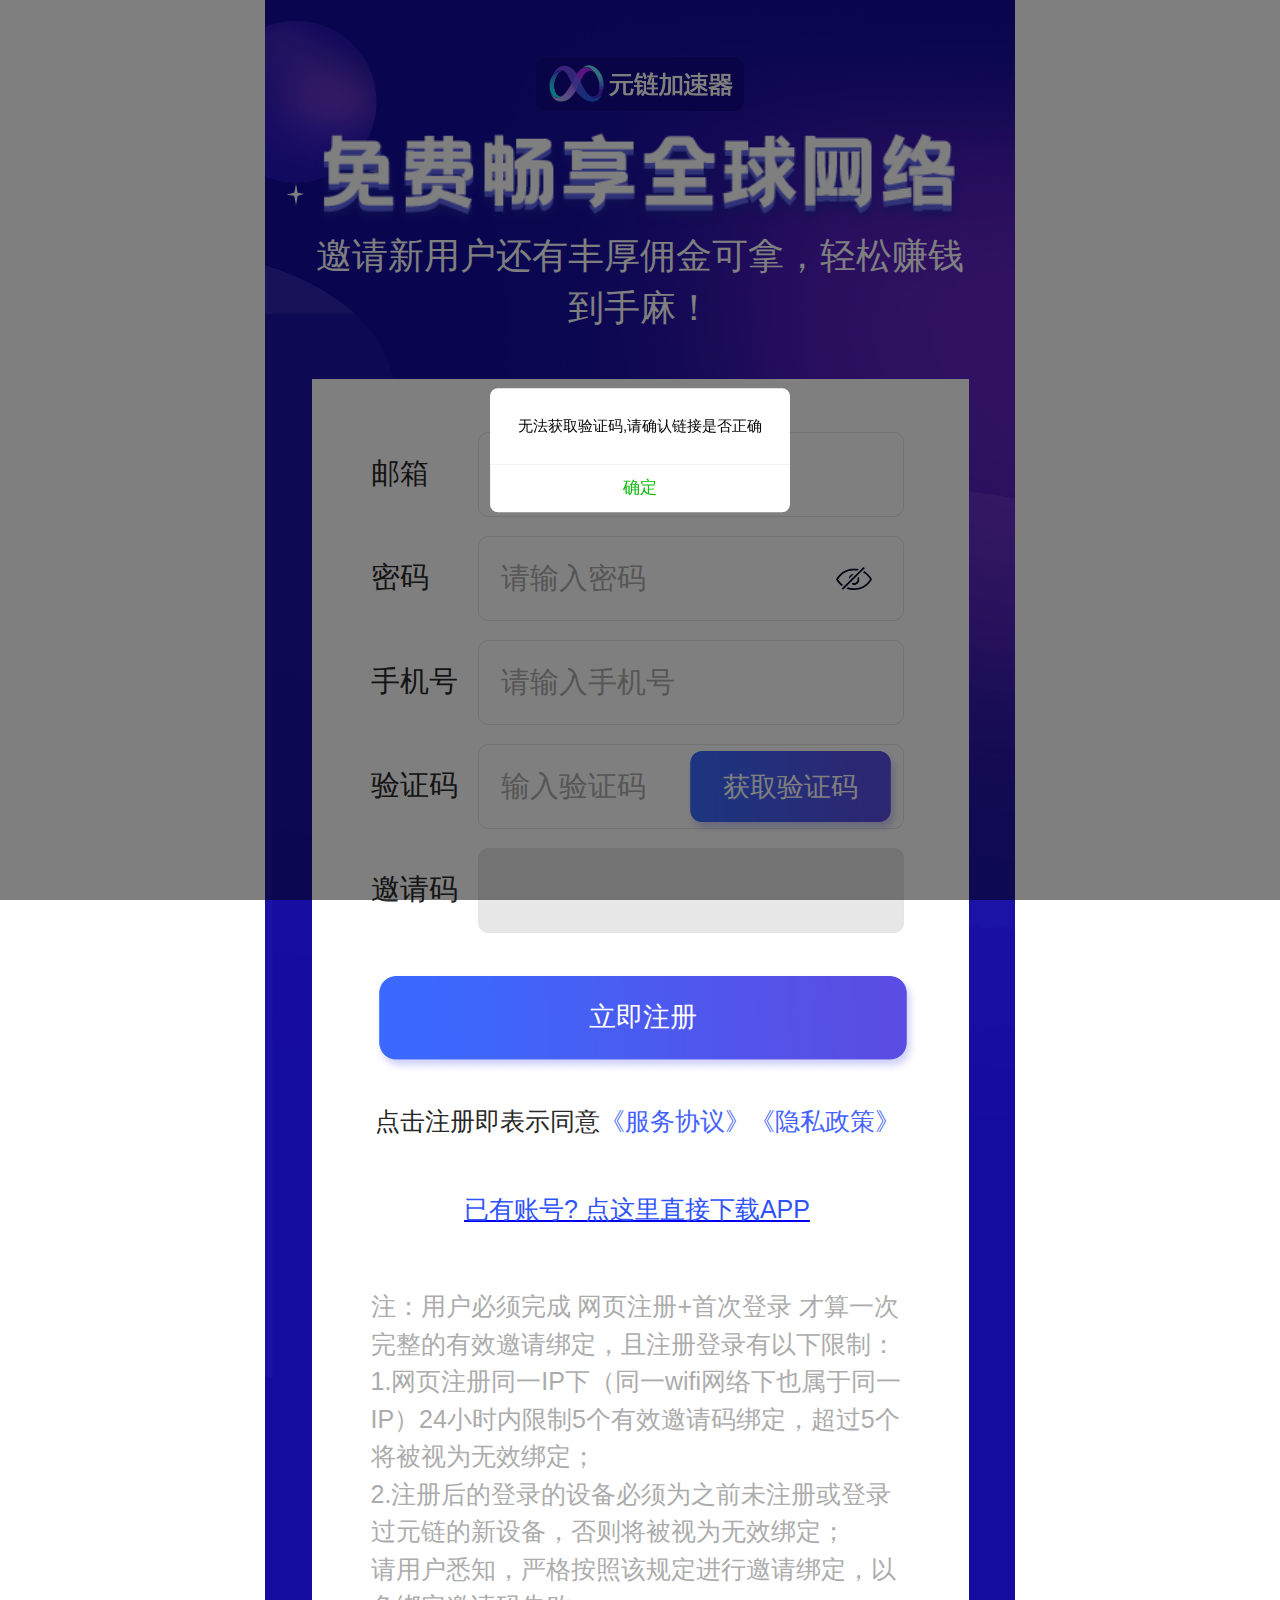
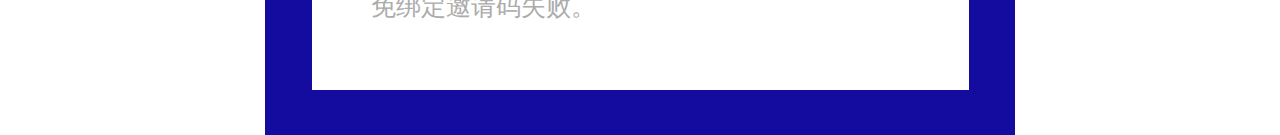
<file: index.html>
<!DOCTYPE html>
<html lang="en">
<head>
  <meta charset="UTF-8">
  <meta name="viewport" content="width=device-width, initial-scale=1, maximum-scale=1">
  <link rel="stylesheet" type="text/css" href="./css/base.css">
  <link rel="stylesheet" type="text/css" href="./css/register.css">
  <script src="./js/flexible.min.js"></script>
  <title>注册</title>
</head>
<body>
<div class="body">
  <div class="top">
    <img src="images/step1.png" />
    <div class="step2"></div>
    <img class="img3" style="height: auto;" src="images/step3.png" />
    <div class="step4">邀请新用户还有丰厚佣金可拿，轻松赚钱到手麻！</div>
    <!-- <img class="img5" src="images/step5.png" /> -->
  </div>
  <div class="container">
    <div class="content">
      <ul>
        <li>
          <span>邮箱</span>
          <div><input type="text" class="email" placeholder="请输入邮箱号" autocomplete="off" /></div>
        </li>
        <li>
          <span>密码</span>
          <div>
            <input type="password" class="password" placeholder="请输入密码" autocomplete="off"/>
            <a id="changePassword"><img src="images/icon-close.png"/></a>
          </div>
        </li>
        <li>
          <span>手机号</span>
          <div><input type="text" name="phone" class="phone" placeholder="请输入手机号" autocomplete="off" /></div>
        </li>
        <li>
          <span>验证码</span>
          <div>
            <input type="text" placeholder="输入验证码" class="captcha" style="width: 1.44rem;" autocomplete="off" />
            <button id="captcha" onclick="getCaptcha()"><div style="margin-top: -0.07rem;">获取验证码</div></button>
          </div>
        </li>
        <li>
          <span>邀请码</span>
          <div style="background-color: #E7E7E7;"><input type="text" class="invite_code" readonly/></div>
        </li>
      </ul>

      <button class="register" onclick="register()"><div>立即注册</div></button>

      <div class="desc">
        点击注册即表示同意<a href="service.html">《服务协议》</a><a href="privacy.html">《隐私政策》</a>
      </div>

      <a href="javascript:;" onclick="downloadUrl()" style="text-decoration: revert;">
        <div class="go-login">
          已有账号? 点这里直接下载APP
        </div>
      </a>

      <div class="footer" style="color: #ACACAC;font-size: 0.25rem;margin: 0.3rem auto;margin-top: 0.6rem;">
        注：用户必须完成 网页注册+首次登录 才算一次完整的有效邀请绑定，且注册登录有以下限制：<br/>
        1.网页注册同一IP下（同一wifi网络下也属于同一IP）24小时内限制5个有效邀请码绑定，超过5个将被视为无效绑定；<br/>
        2.注册后的登录的设备必须为之前未注册或登录过元链的新设备，否则将被视为无效绑定；<br/>
        请用户悉知，严格按照该规定进行邀请绑定，以免绑定邀请码失败。
      </div>
    </div>
  </div>
</div>

<div class="prompt" id="prompt">
  <img src="images/prompt.png" />
</div>

</body>
<script type="text/javascript" src="js/jquery.min.js"></script>
<script type="text/javascript" src="js/new_alert.js"></script>
<script type="text/javascript" src="js/layer.js"></script>
<script type="text/javascript" src="js/register.js"></script>
<script>
  var ua = navigator.userAgent.toLowerCase();

  if(ua.indexOf("micromessenger")>-1 || ua.indexOf("weibo")>-1 || ua.indexOf("qq")>-1){
    if (ua.indexOf("mqqbrowser")>-1 || ua.indexOf("qqtheme")>-1){
      $(".prompt").hide();
    }else {
      $(".prompt").show();
      $(".body").addClass("filter");
    }
  }else{
    $(".prompt").hide();
  }

  $("#prompt")[0].addEventListener('touchmove', e => {
    e.preventDefault()
  }, false);
</script>
</html>
</file>
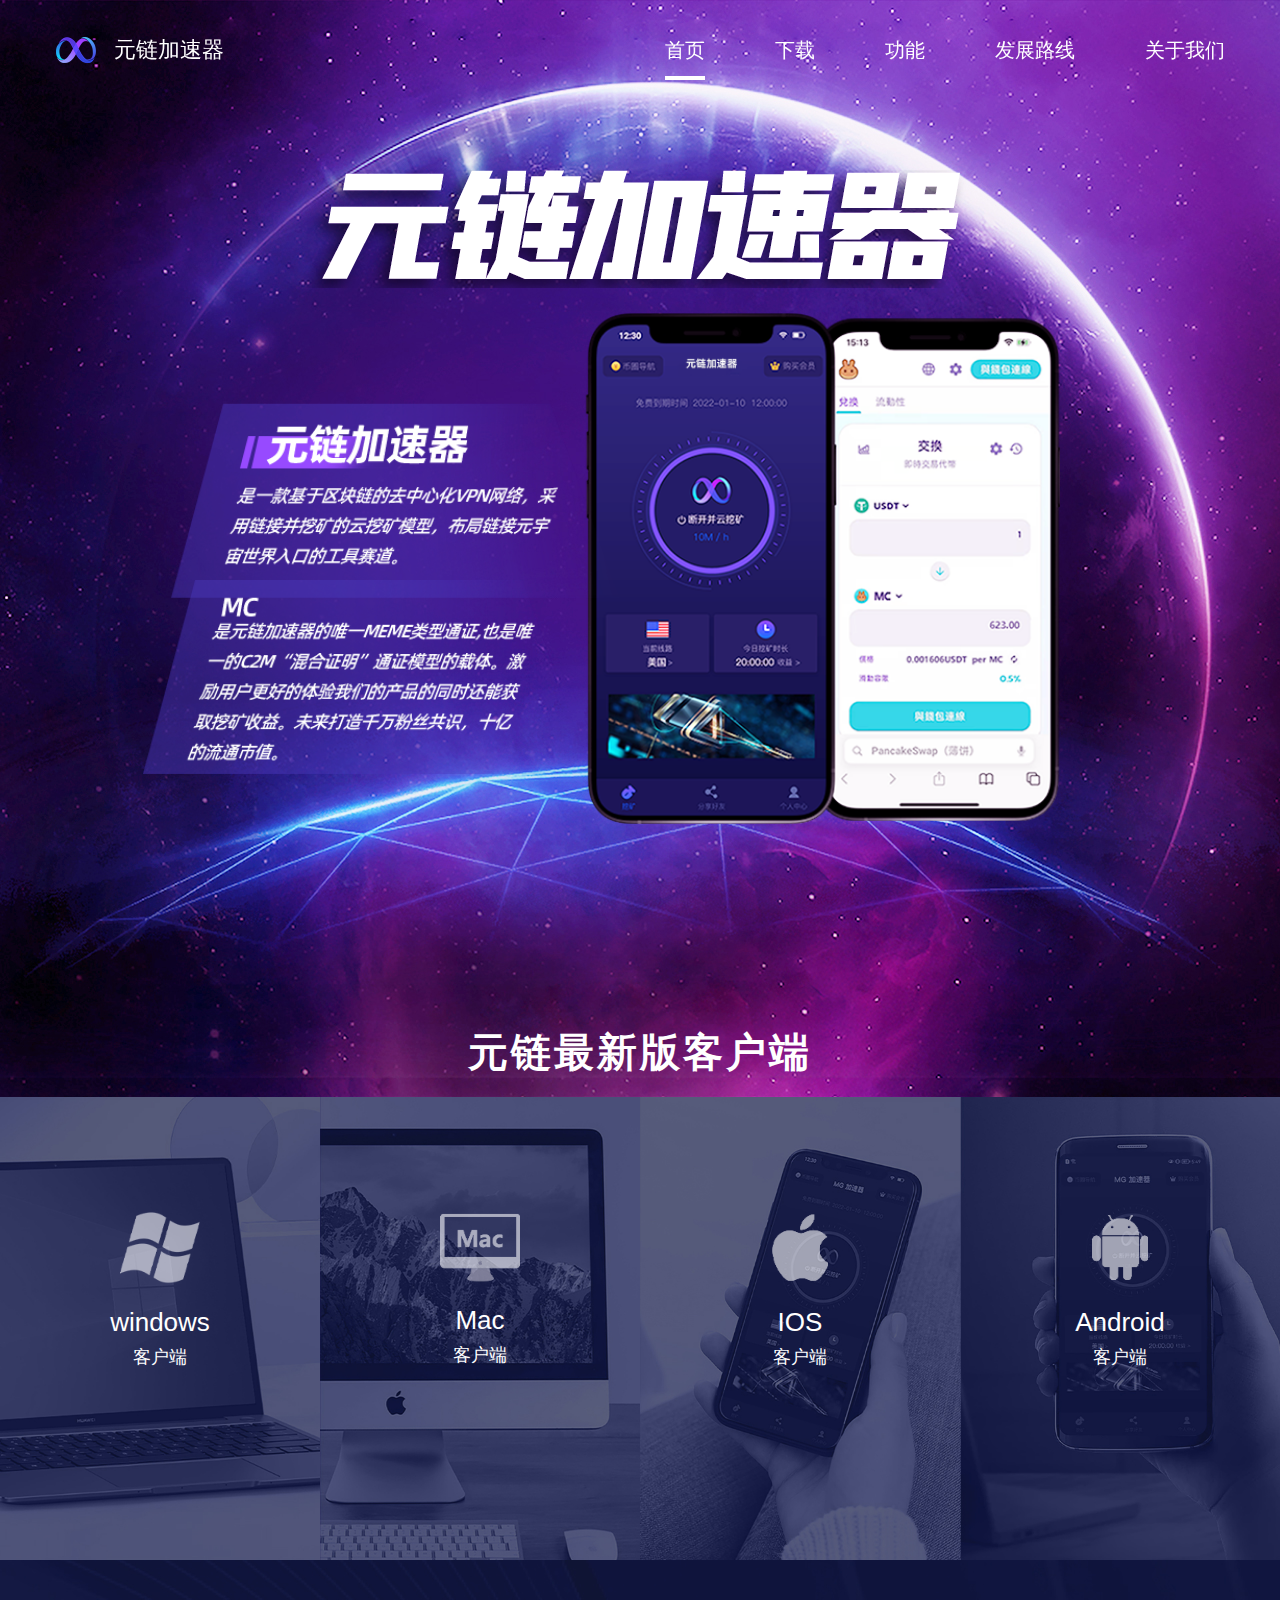
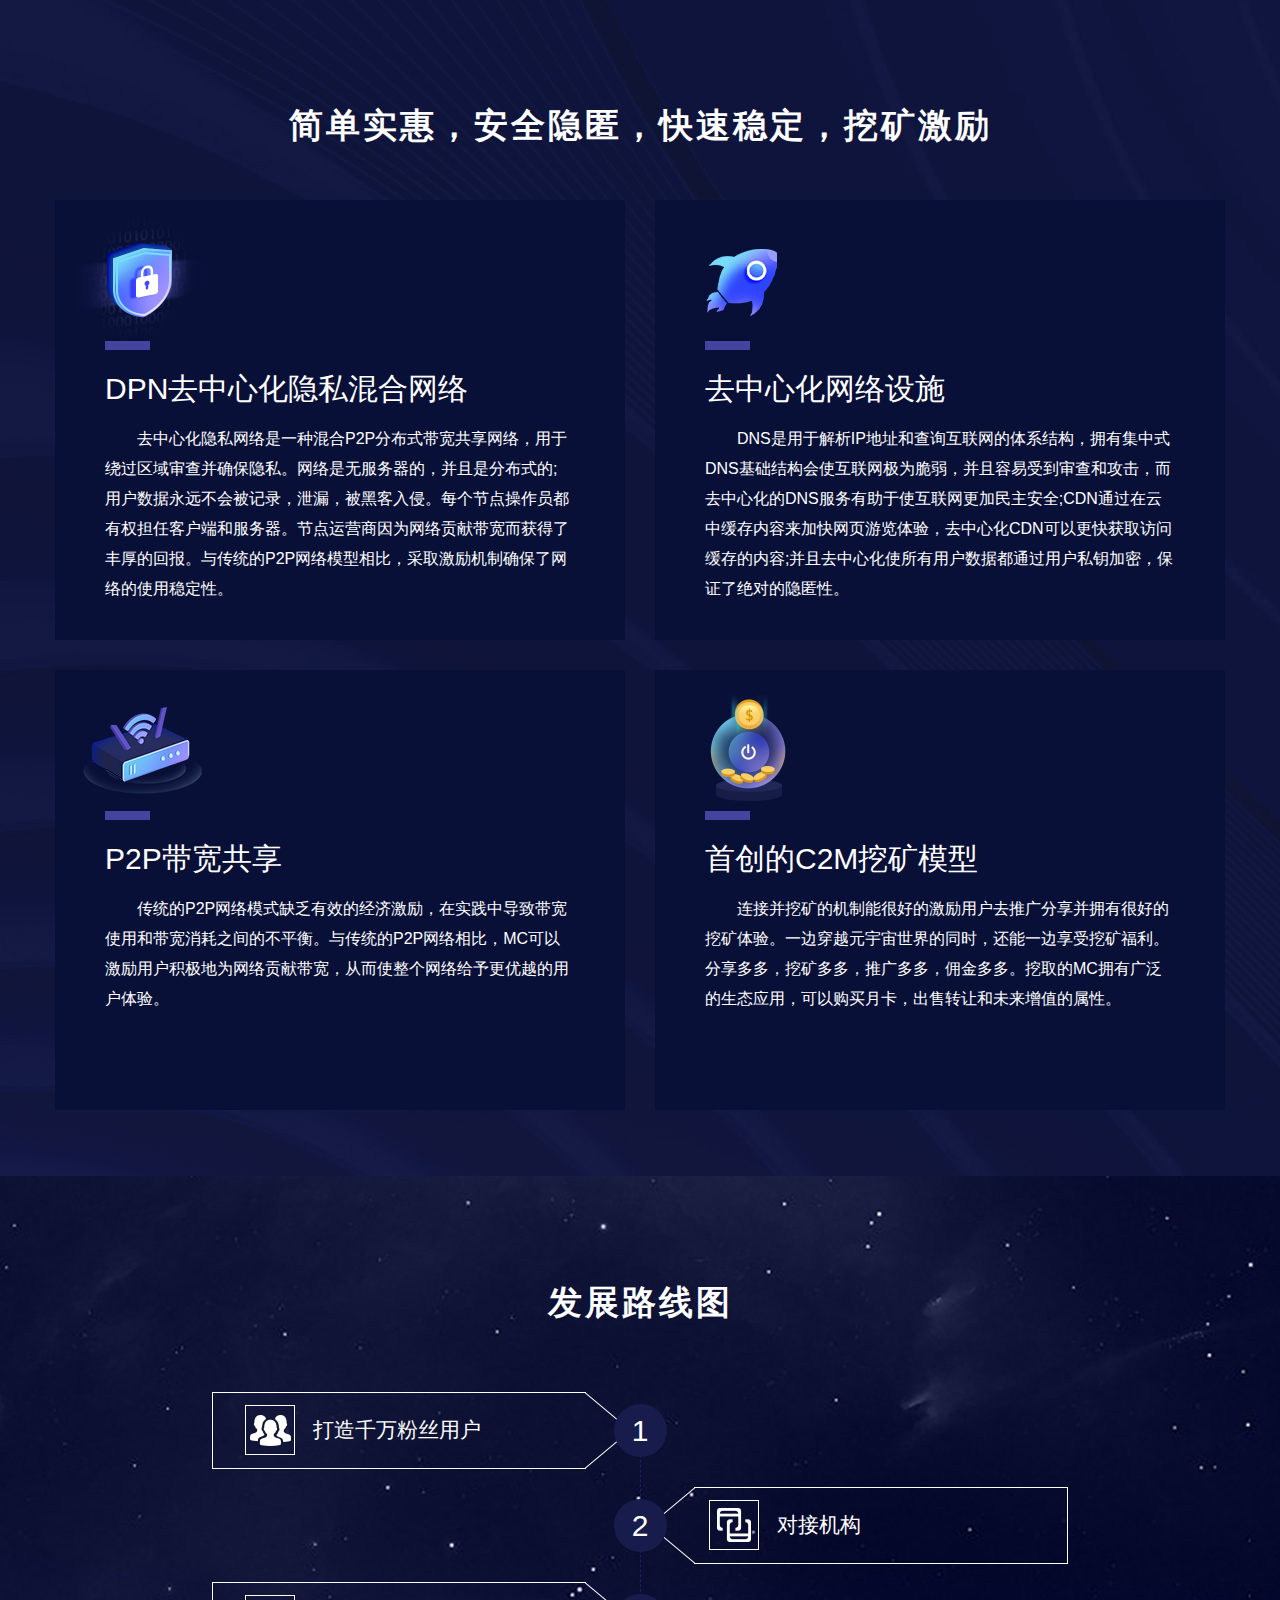
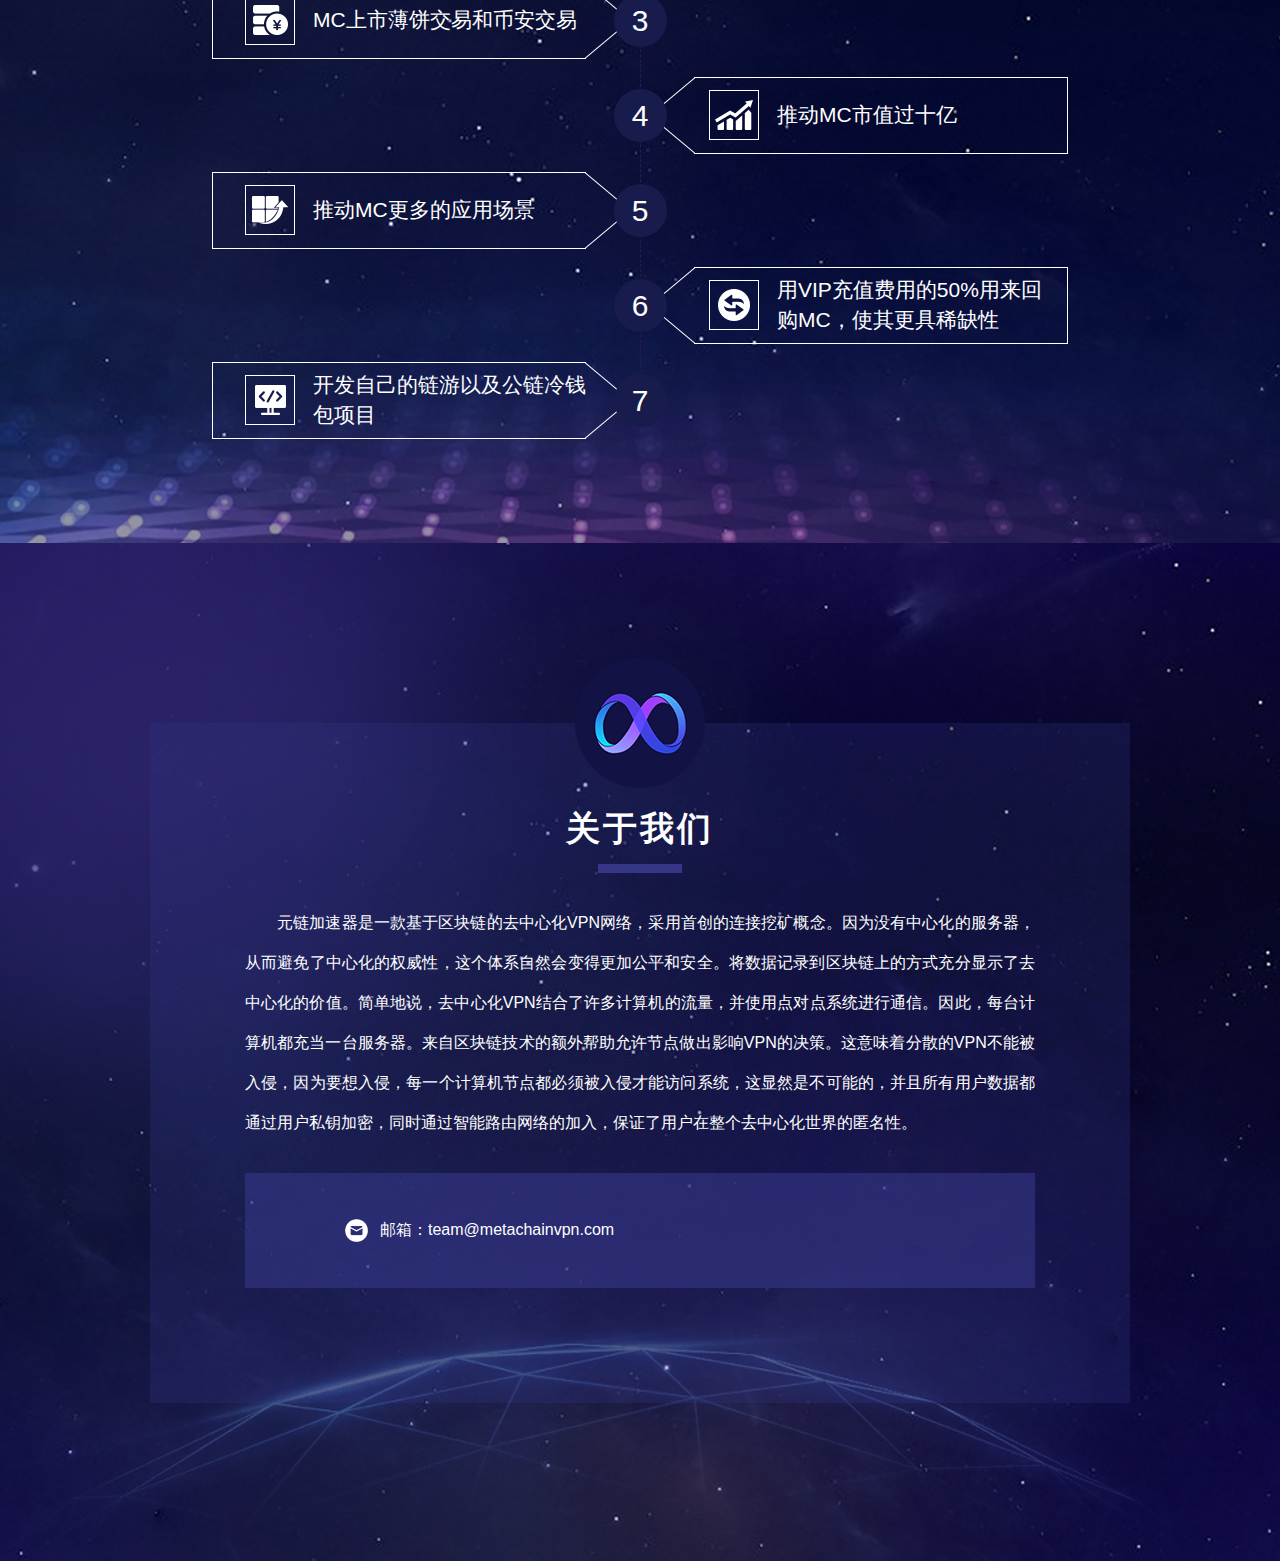
<file: ios/index.html>
<!DOCTYPE html>
<html lang="en">

<head>
<meta http-equiv="Content-Type" content="text/html; charset=utf-8" />
<meta content="width=device-width, initial-scale=1.0, maximum-scale=1.0, user-scalable=0" name="viewport" />
<title>元链加速器</title>
<script type="text/javascript" src="js/jquery-1.8.3.min.js"></script>
<link rel="stylesheet" href="css/style.css" />
<link rel="stylesheet" href="css/style-2.css" />

<script type="text/javascript" charset="UTF-8" src="https://web.cdn.openinstall.io/openinstall.js"></script>
<script type="text/javascript">
	var channel = "guanwang";
  	$(document).ready(function(){
  		var data = OpenInstall.parseUrlParams();///openinstall.js中提供的工具函数，解析url中的所有查询参数
        if(data.channel==undefined || data.channel == "" || data.channel == null || data.channel == "undefined"){
        	data.channel = channel;
        }else{
        	channel = data.channel;
        }

  		var sUserAgent = navigator.userAgent;
        var isAppleMobile = /iphone|ipad|ios/i.test(sUserAgent.toLowerCase());
        if(isAppleMobile){
			// new OpenInstall({
				
			// 	appKey : "b6ag8j",
				
			// 	onready : function() {
				
			// 		this.schemeWakeup();
					
			// 		var m = this;

			// 		$("body").on('click',".downloadButton", function(){
			// 			m.wakeupOrInstall();
			// 			return false;
			// 		})
					
			// 	}
			// }, data);
        }else{
			$("#body_id").on('click',".downloadButton", function(){
				$('#one-bg').toggle();
                $("#ios-modal").toggle();
			});
        	 
        }
		
  	})

  	function iosDownload(){
  		$('#one-bg').toggle();
        $("#ios-modal").toggle();
  	}

  	function androidDownload(){
  		window.location = "https://share.intlsourcetrading.com/android/"+channel+"/download";
        let callback = function(){}	
        gtag('event', 'conversion', {
			'send_to': btn_gtag,
			'event_callback': callback
		});
  	}
</script>

</head>

<body id="body_id">
	<header class="header">
		<div class="headK flexC fl-bet">
			<a href="javascript:;" class="hdlogo flexC">
				<img src="images/icon/Logo.png"><p>元链加速器</p>
			</a>				
			<!--导航-开始-->
			<div class="Menu">
				<ul class="flexC">
					<li><a href="#NyT1" id="NyT11" class="MenuA on">首页</a></li>
					<li><a href="#NyT2" id="NyT22" class="MenuA">下载</a></li>
					<li><a href="#NyT3" id="NyT33" class="MenuA">功能</a></li>
					<li><a href="#NyT4" id="NyT44" class="MenuA">发展路线</a></li>
					<li><a href="#NyT5" id="NyT55" class="MenuA">关于我们</a></li>
				</ul> 
			</div>                                                                              
			<!--导航-结束-->
			<a href="javascript:;" class="wapNav"></a>
		</div>
	</header>
	<div class="backB"></div>
	<div class="IndBac Indban Huans" id="NyT1">
		
		<div class="banI01"><img src="images/icon/banner01.png"></div>
		<div class="banI02 pc"><img src="images/icon/banner02.png"></div>
		<div class="banI02 wap"><img src="images/icon/banner03.png"></div>
		<div class="IndbanF">元链最新版客户端</div>
	</div>
	
	<div class="Indwin flex fl-bet Huans" id="NyT2">
		<div class="IndwinN Huans pc">
			<img src="images/back/winIB01.jpg">
			<div class="IndwinZ flexC fl-cen">
				<div class="IndwinI"><img src="images/icon/winI01.png"></div>
				<div class="IndwinP">
					<h3>windows</h3>
					<p>客户端</p>
				</div>
				<div class="IndwinB flexC fl-cen">
					<a href="javascript:;" class="Indwina flexC fl-cen IndwinNO" style="background: gray;"><img src="images/icon/winMore.png"><i></i><p>敬请期待</p></a>
				</div>
			</div>
		</div>
		<div class="IndwinN Huans pc">
			<img src="images/back/winIB02.jpg">
			<div class="IndwinZ flexC fl-cen">
				<div class="IndwinI"><img src="images/icon/winI02.png"></div>
				<div class="IndwinP">
					<h3>Mac</h3>
					<p>客户端</p>
				</div>
				<div class="IndwinB flexC fl-cen">
					<a href="javascript:;" class="Indwina flexC fl-cen IndwinNO" style="background: gray;"><img src="images/icon/winMore.png"><i></i><p>敬请期待</p></a>
				</div>
			</div>
		</div>
		<div class="IndwinN Huans">
			<img src="images/back/winIB03.jpg">
			<div class="IndwinZ flexC fl-cen">
				<div class="IndwinI"><img src="images/icon/winI03.png"></div>
				<div class="IndwinP">
					<h3>IOS</h3>
					<p>客户端</p>
				</div>
								
<div class="IndwinB flexC fl-cen">
<a href="download.html" class="Indwina flexC fl-cen"><img src="images/icon/winMore.png"><i></i><p>立即下载</p></a>
</div>			
				
				
				
				
			</div>
		</div>
		
		
		<div class="IndwinN Huans">
			<img src="images/back/winIB04.jpg">
			<div class="IndwinZ flexC fl-cen">
				<div class="IndwinI"><img src="images/icon/winI04.png"></div>
				<div class="IndwinP">
					<h3>Android</h3>
					<p>客户端</p>
				</div>
				<div class="IndwinB flexC fl-cen">
					<a href="javascript:;" class="downloadButton Indwina flexC fl-cen"><img src="images/icon/winMore.png"><i></i><p>立即下载</p></a>
				</div>
			</div>
		</div>
		<div class="IndwinN Huans wap">
			<img src="images/back/winIB01.jpg">
			<div class="IndwinZ flexC fl-cen">
				<div class="IndwinI"><img src="images/icon/winI01.png"></div>
				<div class="IndwinP">
					<h3>windows</h3>
					<p>客户端</p>
				</div>
				<div class="IndwinB flexC fl-cen">
					<a href="javascript:;" class="Indwina flexC fl-cen IndwinNO" style="background: gray;"><img src="images/icon/winMore.png"><i></i><p>敬请期待</p></a>
				</div>
			</div>
		</div>
		<div class="IndwinN Huans wap">
			<img src="images/back/winIB02.jpg">
			<div class="IndwinZ flexC fl-cen">
				<div class="IndwinI"><img src="images/icon/winI02.png"></div>
				<div class="IndwinP">
					<h3>Mac</h3>
					<p>客户端</p>
				</div>
				<div class="IndwinB flexC fl-cen">
					<a href="javascript:;" class="Indwina flexC fl-cen IndwinNO" style="background: gray;"><img src="images/icon/winMore.png"><i></i><p>敬请期待</p></a>
				</div>
			</div>
		</div>
		<div class="TCB">敬请期待</div>
	</div>
	
	<div class="IndBac Indset Huans" id="NyT3">
		<div class="IndfloT">简单实惠，安全隐匿，快速稳定，挖矿激励</div>
		<div class="IndsetK flex fl-bet">
			<div class="IndsetN Huans">
				<img src="images/icon/Indset01.png">
				<i></i>
				<h3 class="Huans">DPN去中心化隐私混合网络</h3>
				<p class="Huans">&emsp;&emsp;去中心化隐私网络是一种混合P2P分布式带宽共享网络，用于绕过区域审查并确保隐私。网络是无服务器的，并且是分布式的;<br>用户数据永远不会被记录，泄漏，被黑客入侵。每个节点操作员都有权担任客户端和服务器。节点运营商因为网络贡献带宽而获得了丰厚的回报。与传统的P2P网络模型相比，采取激励机制确保了网络的使用稳定性。</p>
			</div>
			<div class="IndsetN Huans">
				<img src="images/icon/Indset02.png">
				<i></i>
				<h3 class="Huans">去中心化网络设施</h3>
				<p class="Huans">&emsp;&emsp;DNS是用于解析IP地址和查询互联网的体系结构，拥有集中式DNS基础结构会使互联网极为脆弱，并且容易受到审查和攻击，而去中心化的DNS服务有助于使互联网更加民主安全;CDN通过在云中缓存内容来加快网页游览体验，去中心化CDN可以更快获取访问缓存的内容;并且去中心化使所有用户数据都通过用户私钥加密，保证了绝对的隐匿性。</p>
			</div>
			<div class="IndsetN Huans">
				<img src="images/icon/Indset03.png">
				<i></i>
				<h3 class="Huans">P2P带宽共享</h3>
				<p class="Huans">&emsp;&emsp;传统的P2P网络模式缺乏有效的经济激励，在实践中导致带宽使用和带宽消耗之间的不平衡。与传统的P2P网络相比，MC可以激励用户积极地为网络贡献带宽，从而使整个网络给予更优越的用户体验。</p>
			</div>
			<div class="IndsetN Huans">
				<img src="images/icon/Indset04.png">
				<i></i>
				<h3 class="Huans">首创的C2M挖矿模型</h3>
				<p class="Huans">&emsp;&emsp;连接并挖矿的机制能很好的激励用户去推广分享并拥有很好的挖矿体验。一边穿越元宇宙世界的同时，还能一边享受挖矿福利。分享多多，挖矿多多，推广多多，佣金多多。挖取的MC拥有广泛的生态应用，可以购买月卡，出售转让和未来增值的属性。</p>
			</div>
		</div>
	</div>
	
	<div class="IndBac Indflo Huans" id="NyT4">
		<div class="IndfloT">发展路线图</div>
		<ul class="IndfloK Huans">
			<li class="IndfloNS flexC Huans">				
				<div class="IndfloP Huans flexC">
					<div class="IndfloU">1</div>
					<div class="IndfloPI"><img src="images/icon/IndfloI01.png"></div><p>打造千万粉丝用户</p>
				</div>
			</li>
			<li class="flexC fl-end Huans">
				<div class="IndfloU">2</div>
				<div class="IndfloP Huans flexC">
					<div class="IndfloPI"><img src="images/icon/IndfloI02.png"></div><p>对接机构</p>
				</div>
			</li>
			<li class="IndfloNS flexC Huans">
				<div class="IndfloU">3</div>
				<div class="IndfloP Huans flexC">
					<div class="IndfloPI"><img src="images/icon/IndfloI03.png"></div><p>MC上市薄饼交易和币安交易</p>
				</div>
			</li>
			<li class="flexC fl-end Huans">
				<div class="IndfloU">4</div>
				<div class="IndfloP Huans flexC">
					<div class="IndfloPI"><img src="images/icon/IndfloI04.png"></div><p>推动mc市值过十亿</p>
				</div>
			</li>
			<li class="IndfloNS flexC Huans">
				<div class="IndfloU">5</div>
				<div class="IndfloP Huans flexC">
					<div class="IndfloPI"><img src="images/icon/IndfloI05.png"></div><p>推动mc更多的应用场景</p>
				</div>
			</li>
			<li class="flexC fl-end Huans">
				<div class="IndfloU">6</div>
				<div class="IndfloP Huans flexC">
					<div class="IndfloPI"><img src="images/icon/IndfloI06.png"></div><p>用vip充值费用的50%用来回购mc，使其更具稀缺性</p>
				</div>
			</li>
			<li class="IndfloNS flexC Huans">
				<div class="IndfloU">7</div>
				<div class="IndfloP Huans flexC">
					<div class="IndfloPI"><img src="images/icon/IndfloI07.png"></div><p>开发自己的链游以及公链冷钱包项目</p>
				</div>
			</li>
		</ul>
	</div>
	
	<div class="IndBac Indabo Huans" id="NyT5">
		<div class="IndaboK Huans">
			<div class="IndaboLog"><img src="images/icon/aboLog.png"></div>
			<div class="IndaboT">关于我们</div>
			<div class="IndaboP">&emsp;&emsp;元链加速器是一款基于区块链的去中心化VPN网络，采用首创的连接挖矿概念。因为没有中心化的服务器，从而避免了中心化的权威性，这个体系自然会变得更加公平和安全。将数据记录到区块链上的方式充分显示了去中心化的价值。简单地说，去中心化VPN结合了许多计算机的流量，并使用点对点系统进行通信。因此，每台计算机都充当一台服务器。来自区块链技术的额外帮助允许节点做出影响VPN的决策。这意味着分散的VPN不能被入侵，因为要想入侵，每一个计算机节点都必须被入侵才能访问系统，这显然是不可能的，并且所有用户数据都通过用户私钥加密，同时通过智能路由网络的加入，保证了用户在整个去中心化世界的匿名性。</div>
			<div class="IndaboN flexC fl-bet Huans">

				<!--<div class="IndaboNp flexC fl-bet">
					<img src="images/icon/aboI033.png"><p>网址：www.3j3pk.cn</p>
				</div>-->
				<div class="IndaboNp flexC fl-bet">
					<img src="images/icon/aboI03.png"><p>邮箱：team@metachainvpn.com</p>
				</div>
			</div>
		</div>
	</div>

	<div class="bignav" id="bignav">
		<a href="/" class="logo"><h1>元链加速器</h1></a>
		<script>
var isIOS2 = navigator.userAgent.match(/\(i[^;]+;( U;)? CPU.+Mac OS X/);
if(isIOS2){
document.writeln('<a href="download.html" class="downnow"  style="background: red;">立即下载</a>');
}else{
	document.writeln('<a href="javascript:;" class="downloadButton downnow" style="background: red;">立即下载</a>');
	}
</script>
		<div class="clear"></div>
	</div>

	
	

	<div class="one-bg" id="one-bg"></div>
	<div class="bootstrap-modal ios-modal" id="ios-modal">

	    <div id="ios-modal-section">
	        <div class="share">
	            <h1 class="share-title">温馨提示</h1>
	            <h1 class="share-paragraph">
	                因元链加速器的特殊属性，Android安装时可能会被部分机型视为危险软件禁止安装，请参考以下方式安装软件：<br/><br/>

					*华为手机需退出纯净模式后安装：<br/>

					您可通过以下任一方式退出纯净模式。<br/>

					1.请点击<i>设置</i>＞<i>系统和更新</i>＞<i>纯净模式</i>，点击退出；<br/>

					2.从屏幕顶部右侧下滑出<i>控制中心</i>，点击－<i>展开快捷开关栏</i>（取决于您的机型），关闭纯净模式。<br/>

					*其他品牌Android手机请忽略安全风险安装。<br/>
	            </h1>

	            <div>
	            <a href="javascript:;" onclick="androidDownload()"><div class="btn-close close-bootstrap-modal">立即下载</div></a>
	            </div>
	        </div>
	    </div>

	</div>
</body>
<script type="text/javascript">
jQuery(document).ready(function($) {
	
	//弹出
	$('.IndwinNO').click(function(){
		$(this).parent().parent().parent().addClass("Indwinsd")
		$('.TCB').fadeIn(500);
		setTimeout(function () {
		 $('.TCB').fadeOut(500);
		 }, 3000);
	})
	$('.colse').click(function(){$('.TCB').fadeOut(100);$('.TCnr').slideUp(200);});	
	
	//wap下拉菜单
	$('.wapNav').click(function(){	  
	  if(!$('.wapNav').hasClass('wapNavO')){
		$('.wapNav').addClass('wapNavO');$(".Menu").addClass('MenuO');$('.backB').fadeIn(500);
	  }else{
		$('.wapNav').removeClass('wapNavO');$('.Menu').removeClass("MenuO");$('.backB').fadeOut(100);
	  }
	});
	$('.backB').click(function(){$('.wapNav').removeClass('wapNavO');$('.Menu').removeClass("MenuO");$('.backB').fadeOut(100);});	
	
})	
$(function(){
    //锚点跳转滑动效果  
    $('a[href*=#],area[href*=#]').click(function() {  
        console.log(this.pathname)  
        if (location.pathname.replace(/^\//, '') == this.pathname.replace(/^\//, '') && location.hostname == this.hostname) {  
            var $target = $(this.hash);  
            $target = $target.length && $target || $('[name=' + this.hash.slice(1) + ']');  
            if ($target.length) {  
                var targetOffset = $target.offset().top-100;  
                $('html,body').animate({scrollTop: targetOffset}, 1000);  
                return false;  
            }  
        }  
    }); 
})

$(window).scroll(function(){
	if($(window).scrollTop() >= 100){$('.header').addClass("headerO");}else{$('.header').removeClass("headerO");}
	var wst =  $(window).scrollTop()+150;//滚动条距离顶端值
	 for (var i=1; i<6; i++){             //加循环
	  if($("#NyT"+i).offset().top<=wst){ //判断滚动条位置
		 $(".MenuA").removeClass("on"); //清除c类
		 $("#NyT"+i+i).addClass("on");
		 }
	 }
});

</script>
<script async src="https://www.googletagmanager.com/gtag/js?id=G-2PZLPKCW7R"></script>
<script>
  window.dataLayer = window.dataLayer || [];
  function gtag(){dataLayer.push(arguments);}
  gtag('js', new Date());
  gtag('config', 'G-2PZLPKCW7R');
  gtag('config', 'AW-696893628');
  var btn_gtag = "AW-696893628/uEZ6CKH6u-YCELyBp8wC";
</script>
</html>
</file>
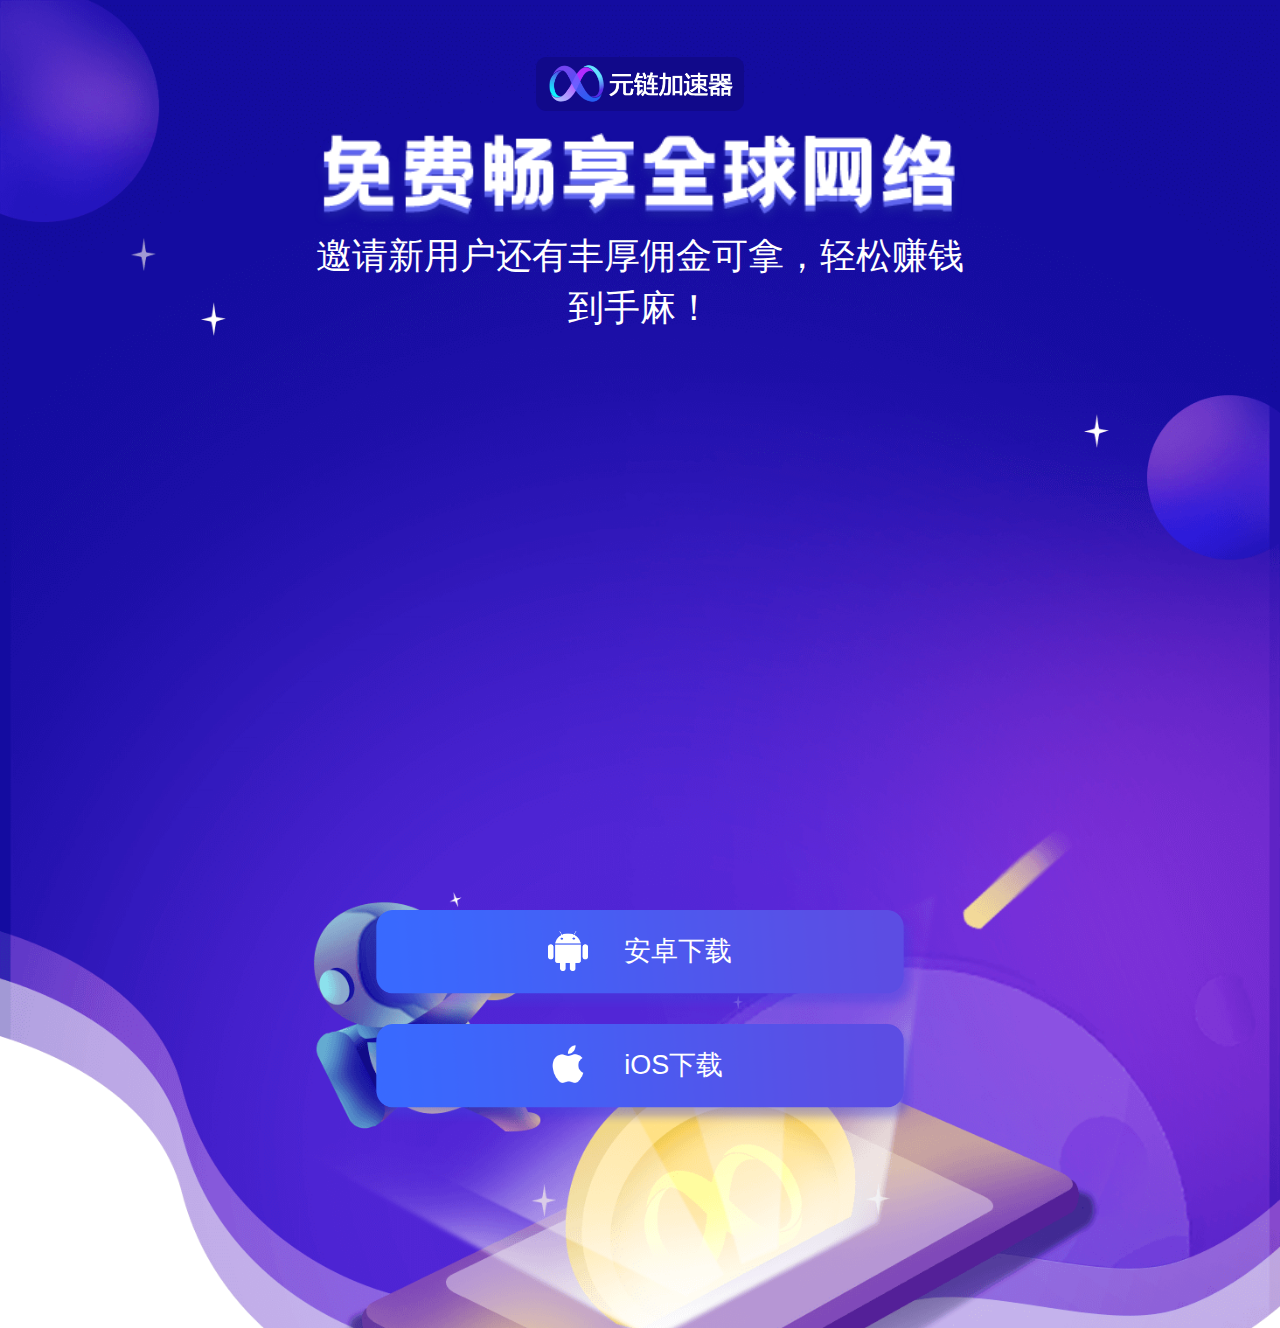
<file: download.html>
<!DOCTYPE html>
<html lang="en">
<head>
  <meta charset="UTF-8">
  <meta name="viewport" content="width=device-width, initial-scale=1, maximum-scale=1">
  <link rel="stylesheet" type="text/css" href="./css/base.css">
  <link rel="stylesheet" type="text/css" href="./css/download.css">
  <script src="./js/flexible.min.js"></script>
  <title>下载</title>
</head>
<body>
<div class="top">
  <img src="images/step1.png" />
  <div class="step2"></div>
  <img class="img3" style="height: auto;" src="images/step3.png" />
  <div class="step4">邀请新用户还有丰厚佣金可拿，轻松赚钱到手麻！</div>
  <!-- <img class="img5" src="images/step5.png" /> -->
</div>
<div class="container">
  <button onclick="androidPrompt()"><div>
    <img src="images/icon-android.png"> <span>安卓下载</span>
  </div></button>

  <button onclick="iosDownload()" style="margin-top: 0.1rem;">
    <div>
    <img src="images/icon-ios.png" style="width: 0.42rem;
    height: 0.42rem;
    margin-top: 0.19rem;
    margin-left: -0.1rem;"> <span>iOS下载</span>
  </div>
  </button>
</div>

<div class="footer">
  <div class="footer-container">
    <div class="share">
      <h1 class="share-title">温馨提示</h1>
      <h1 class="share-paragraph">
        因元链加速器的特殊属性，Android安装时可能会被部分机型视为危险软件禁止安装，请参考以下方式安装软件：<br><br>

        *华为手机需退出纯净模式后安装：<br>

        您可通过以下任一方式退出纯净模式。<br>

        1.请点击<i>设置</i>＞<i>系统和更新</i>＞<i>纯净模式</i>，点击退出；<br>

        2.从屏幕顶部右侧下滑出<i>控制中心</i>，点击－<i>展开快捷开关栏</i>（取决于您的机型），关闭纯净模式。<br>

        *其他品牌Android手机请忽略安全风险安装。<br>
      </h1>

      <button onclick="androidDownload()"><div>
        <img src="images/icon-android.png"> <span>安卓下载</span>
      </div></button>
    </div>
  </div>
</div>

</body>
<script type="text/javascript" src="js/jquery.min.js"></script>
<script type="text/javascript" src="js/new_alert.js"></script>
<script type="text/javascript" src="js/layer.js"></script>
<script>
  function getQueryString(name) {
    let reg = new RegExp("(^|&)" + name + "=([^&]*)(&|$)", "i");
    let r = window.location.search.substr(1).match(reg);
    if (r != null) {
      return decodeURIComponent(r[2]);
    };
    return null;
  }

  function androidPrompt() {
    $(".footer").show();
  }

  function androidDownload(){
    location.href = "https://share.intlsourcetrading.com/android/"+getQueryString("channel")+"/download";
  }
  function iosDownload(){
    location.href = "./ios/download.html";
  }
</script>
</html>
</file>
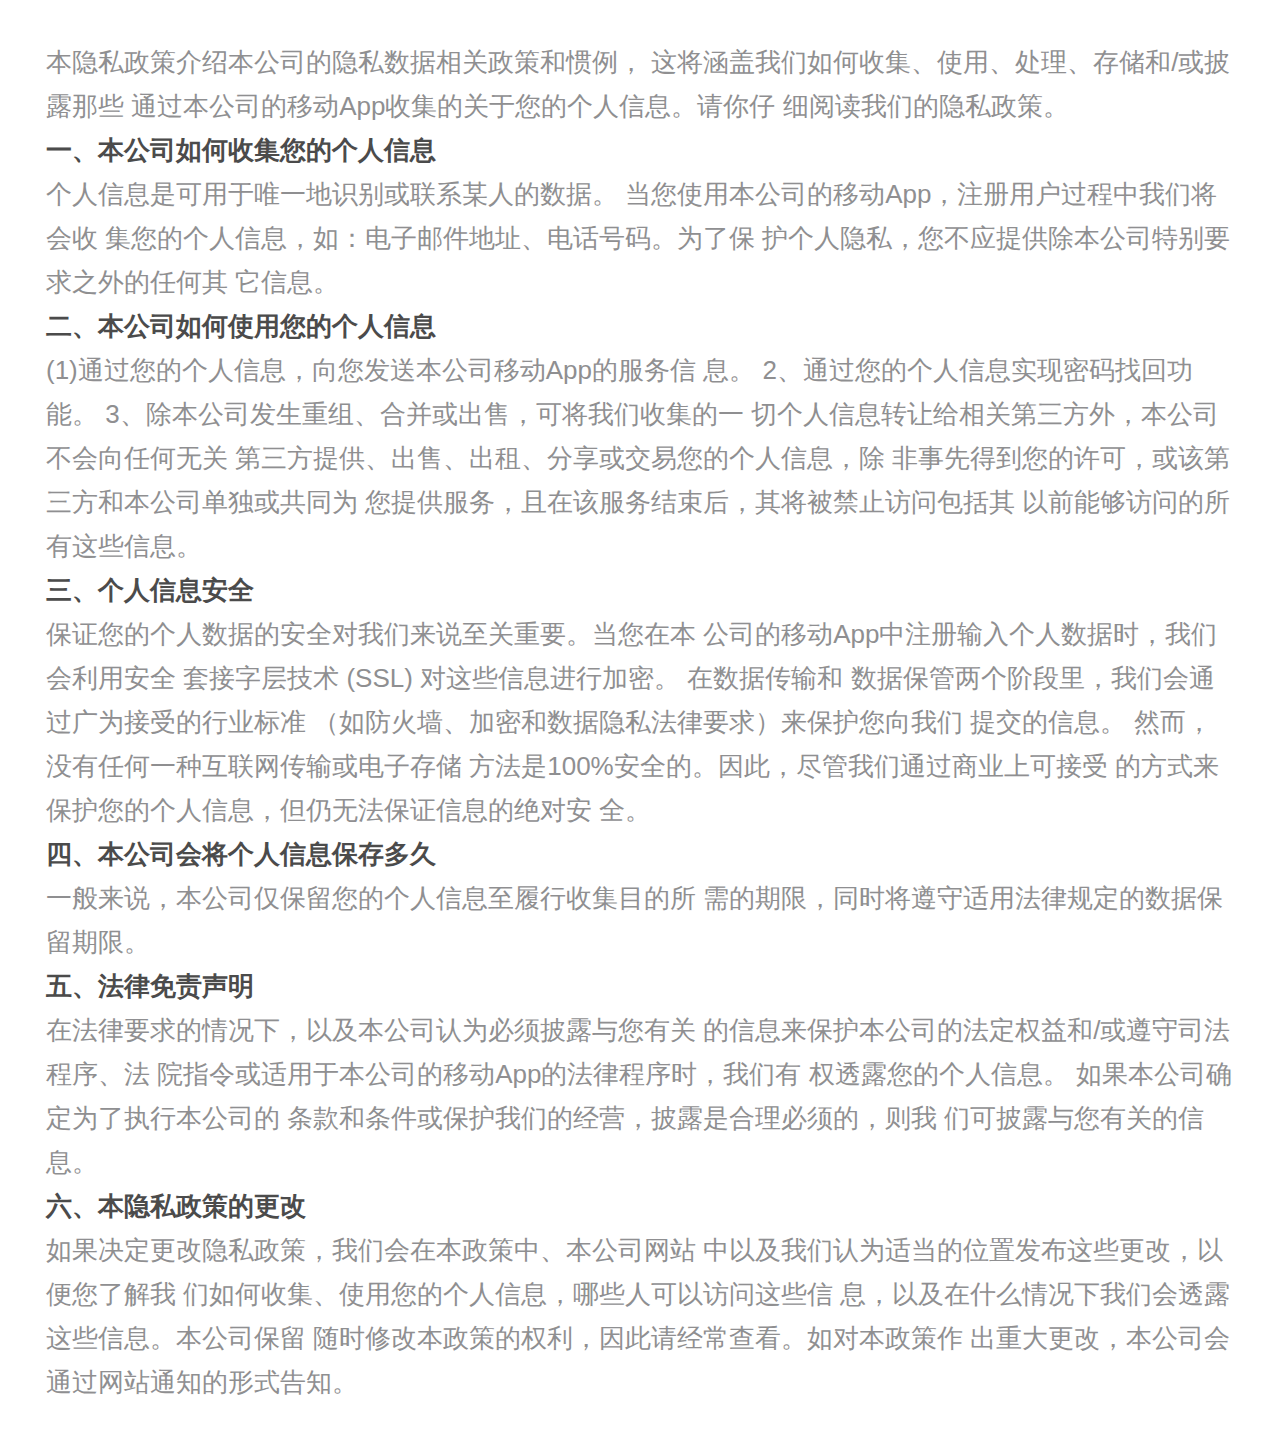
<file: privacy.html>
<!DOCTYPE html>
<html lang="en">
<head>
    <meta charset="UTF-8">
    <meta name="viewport" content="width=device-width, initial-scale=1, maximum-scale=1">
    <link rel="stylesheet" type="text/css" href="./css/base.css">
    <script src="./js/flexible.min.js"></script>
    <title>隐私协议</title>
    <style>
        body{background-color: white;}
        .line{height: 0.12rem;}
        body div:last-child{margin: 0.28rem 0.46rem;line-height: 0.44rem;font-size: 0.26rem;}
        i{color: #8F8F91;}
        span{font-weight: 600;color: #4B4B4B;margin-top: 0.4rem;margin-bottom: 0.12rem;}
    </style>
</head>
<body>
<div class="line"></div>
<div>
    <i>
        本隐私政策介绍本公司的隐私数据相关政策和惯例，
        这将涵盖我们如何收集、使用、处理、存储和/或披露那些
        通过本公司的移动App收集的关于您的个人信息。请你仔
        细阅读我们的隐私政策。
    </i>
    <br/>
    <span>一、本公司如何收集您的个人信息</span>
    <br/>
    <i>
        个人信息是可用于唯一地识别或联系某人的数据。
        当您使用本公司的移动App，注册用户过程中我们将会收
        集您的个人信息，如：电子邮件地址、电话号码。为了保
        护个人隐私，您不应提供除本公司特别要求之外的任何其
        它信息。
    </i>
    <br/>
    <span>二、本公司如何使用您的个人信息</span><br/>
    <i>
        (1)通过您的个人信息，向您发送本公司移动App的服务信
        息。
        2、通过您的个人信息实现密码找回功能。
        3、除本公司发生重组、合并或出售，可将我们收集的一
        切个人信息转让给相关第三方外，本公司不会向任何无关
        第三方提供、出售、出租、分享或交易您的个人信息，除
        非事先得到您的许可，或该第三方和本公司单独或共同为
        您提供服务，且在该服务结束后，其将被禁止访问包括其
        以前能够访问的所有这些信息。
    </i>
    <br/>
    <span>三、个人信息安全</span><br/>
    <i>
        保证您的个人数据的安全对我们来说至关重要。当您在本
        公司的移动App中注册输入个人数据时，我们会利用安全
        套接字层技术 (SSL) 对这些信息进行加密。 在数据传输和
        数据保管两个阶段里，我们会通过广为接受的行业标准
        （如防火墙、加密和数据隐私法律要求）来保护您向我们
        提交的信息。 然而，没有任何一种互联网传输或电子存储
        方法是100%安全的。因此，尽管我们通过商业上可接受
        的方式来保护您的个人信息，但仍无法保证信息的绝对安
        全。
    </i>
    <br/>
    <span>四、本公司会将个人信息保存多久</span><br/>
    <i>
        一般来说，本公司仅保留您的个人信息至履行收集目的所
        需的期限，同时将遵守适用法律规定的数据保留期限。
    </i><br/>
    <span>五、法律免责声明</span><br/>
    <i>
        在法律要求的情况下，以及本公司认为必须披露与您有关
        的信息来保护本公司的法定权益和/或遵守司法程序、法
        院指令或适用于本公司的移动App的法律程序时，我们有
        权透露您的个人信息。 如果本公司确定为了执行本公司的
        条款和条件或保护我们的经营，披露是合理必须的，则我
        们可披露与您有关的信息。
    </i><br/>
    <span>六、本隐私政策的更改</span><br/>
    <i>
        如果决定更改隐私政策，我们会在本政策中、本公司网站
        中以及我们认为适当的位置发布这些更改，以便您了解我
        们如何收集、使用您的个人信息，哪些人可以访问这些信
        息，以及在什么情况下我们会透露这些信息。本公司保留
        随时修改本政策的权利，因此请经常查看。如对本政策作
        出重大更改，本公司会通过网站通知的形式告知。
    </i><br/>
</div>
</body>
</html>
</file>
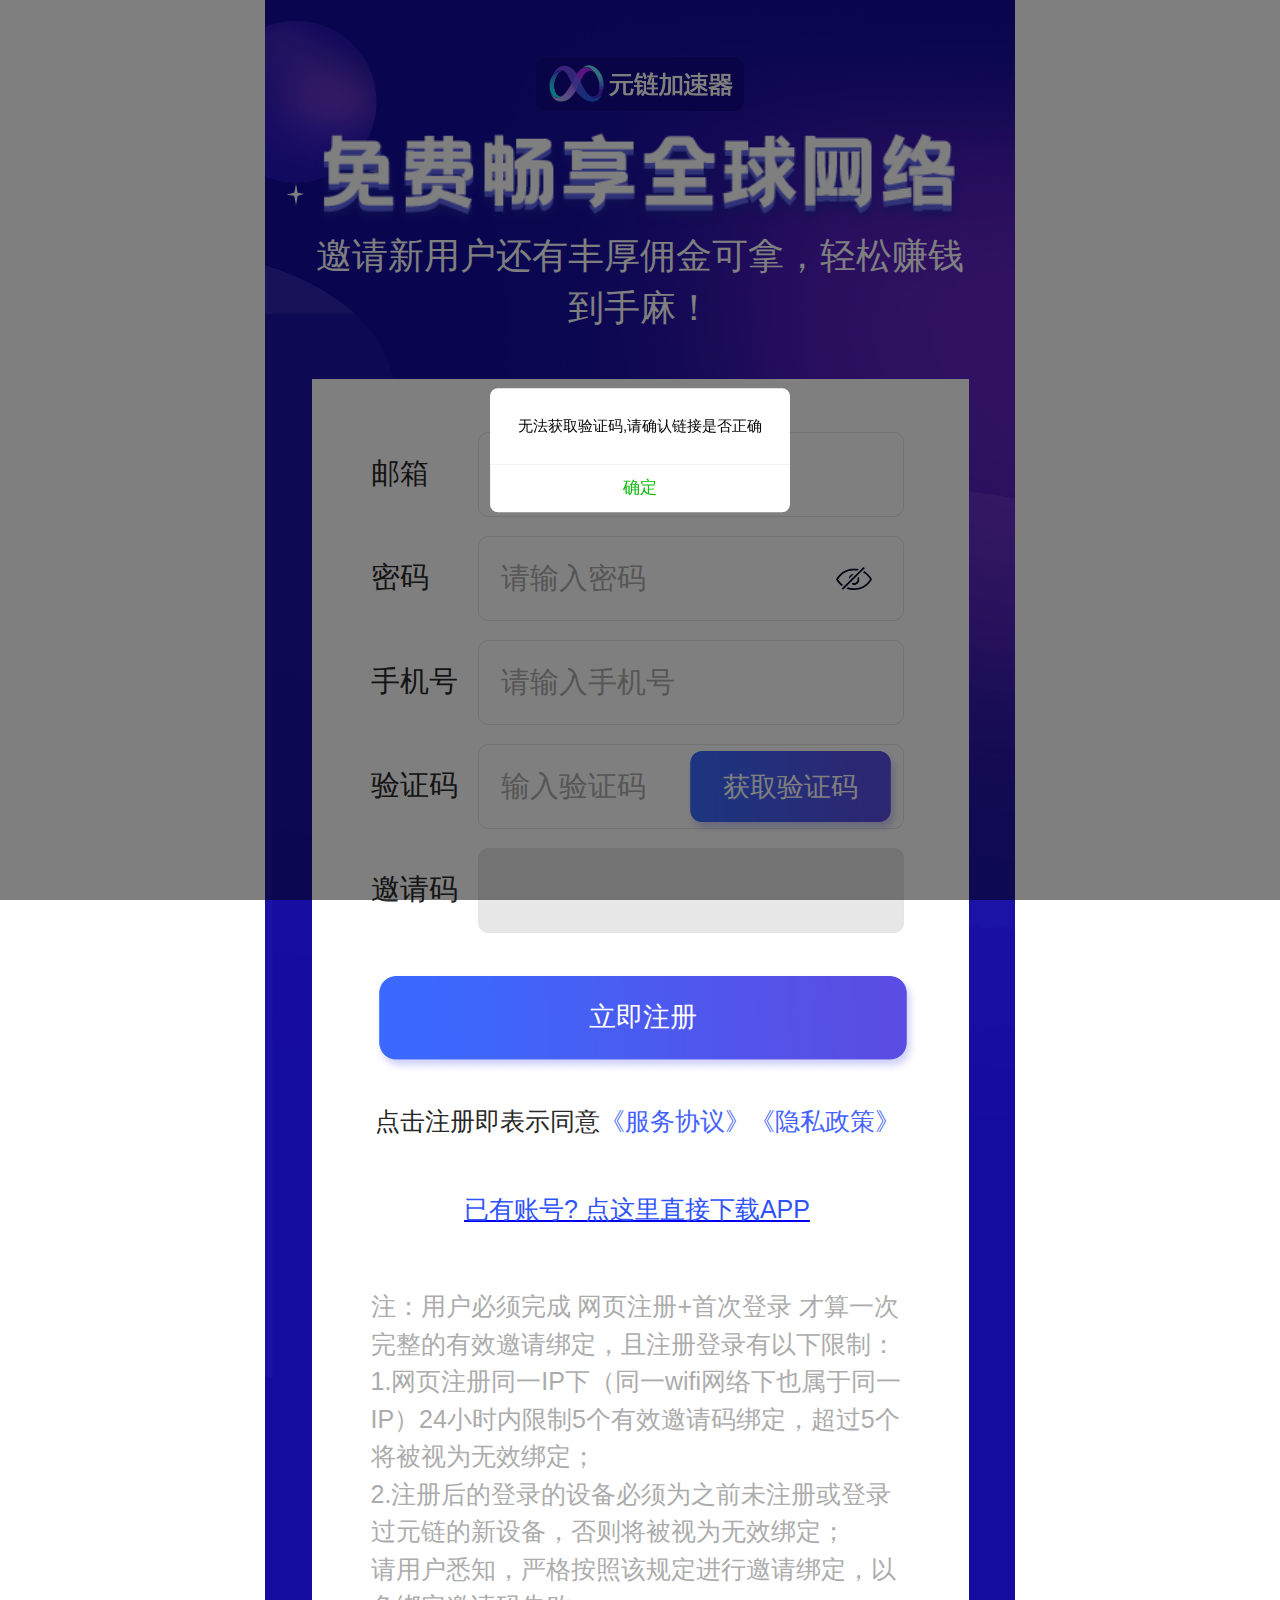
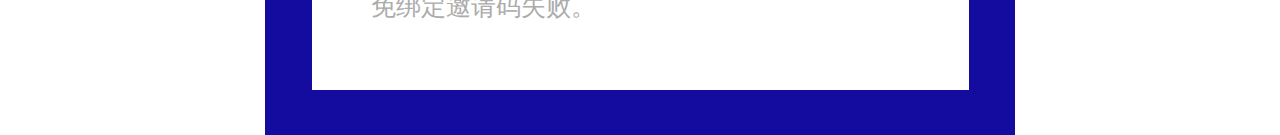
<file: register.html>
<!DOCTYPE html>
<html lang="en">
<head>
  <meta charset="UTF-8">
  <meta name="viewport" content="width=device-width, initial-scale=1, maximum-scale=1">
  <link rel="stylesheet" type="text/css" href="./css/base.css">
  <link rel="stylesheet" type="text/css" href="./css/register.css">
  <script src="./js/flexible.min.js"></script>
  <title>注册</title>
</head>
<body>
<div class="body">
  <div class="top">
  <img src="images/step1.png" />
  <div class="step2"></div>
  <img class="img3" style="height: auto;" src="images/step3.png" />
  <div class="step4">邀请新用户还有丰厚佣金可拿，轻松赚钱到手麻！</div>
  <!-- <img class="img5" src="images/step5.png" /> -->
</div>
<div class="container">
  <div class="content">
    <ul>
      <li>
        <span>邮箱</span>
        <div><input type="text" class="email" placeholder="请输入邮箱号" autocomplete="off" /></div>
      </li>
      <li>
        <span>密码</span>
        <div>
          <input type="password" class="password" placeholder="请输入密码" autocomplete="off"/>
          <a id="changePassword"><img src="images/icon-close.png"/></a>
        </div>
      </li>
      <li>
        <span>手机号</span>
        <div><input type="text" name="phone" class="phone" placeholder="请输入手机号" autocomplete="off" /></div>
      </li>
      <li>
        <span>验证码</span>
        <div>
          <input type="text" placeholder="输入验证码" class="captcha" style="width: 1.44rem;" autocomplete="off" />
          <button id="captcha" onclick="getCaptcha()"><div style="margin-top: -0.07rem;">获取验证码</div></button>
        </div>
      </li>
      <li>
        <span>邀请码</span>
        <div style="background-color: #E7E7E7;"><input type="text" class="invite_code" readonly/></div>
      </li>
    </ul>

    <button class="register" onclick="register()"><div>立即注册</div></button>

    <div class="desc">
      点击注册即表示同意<a href="service.html">《服务协议》</a><a href="privacy.html">《隐私政策》</a>
    </div>

      <a href="javascript:;" onclick="downloadUrl()" style="text-decoration: revert;">
        <div class="go-login">
          已有账号? 点这里直接下载APP
        </div>
      </a>

    <div class="footer" style="color: #ACACAC;font-size: 0.25rem;margin: 0.3rem auto;margin-top: 0.6rem;">
      注：用户必须完成 网页注册+首次登录 才算一次完整的有效邀请绑定，且注册登录有以下限制：<br/>
      1.网页注册同一IP下（同一wifi网络下也属于同一IP）24小时内限制5个有效邀请码绑定，超过5个将被视为无效绑定；<br/>
      2.注册后的登录的设备必须为之前未注册或登录过元链的新设备，否则将被视为无效绑定；<br/>
      请用户悉知，严格按照该规定进行邀请绑定，以免绑定邀请码失败。
    </div>
  </div>
</div>
</div>

<div class="prompt" id="prompt">
  <img src="images/prompt.png" />
</div>

</body>
<script type="text/javascript" src="js/jquery.min.js"></script>
<script type="text/javascript" src="js/new_alert.js"></script>
<script type="text/javascript" src="js/layer.js"></script>
<script type="text/javascript" src="js/register.js"></script>
<script>
  var ua = navigator.userAgent.toLowerCase();

  if(ua.indexOf("micromessenger")>-1 || ua.indexOf("weibo")>-1 || ua.indexOf("qq")>-1){
    if (ua.indexOf("mqqbrowser")>-1 || ua.indexOf("qqtheme")>-1){
      $(".prompt").hide();
    }else {
      $(".prompt").show();
      $(".body").addClass("filter");
    }
  }else{
    $(".prompt").hide();
  }

  $("#prompt")[0].addEventListener('touchmove', e => {
        e.preventDefault()
    }, false);
</script>
</html>
</file>
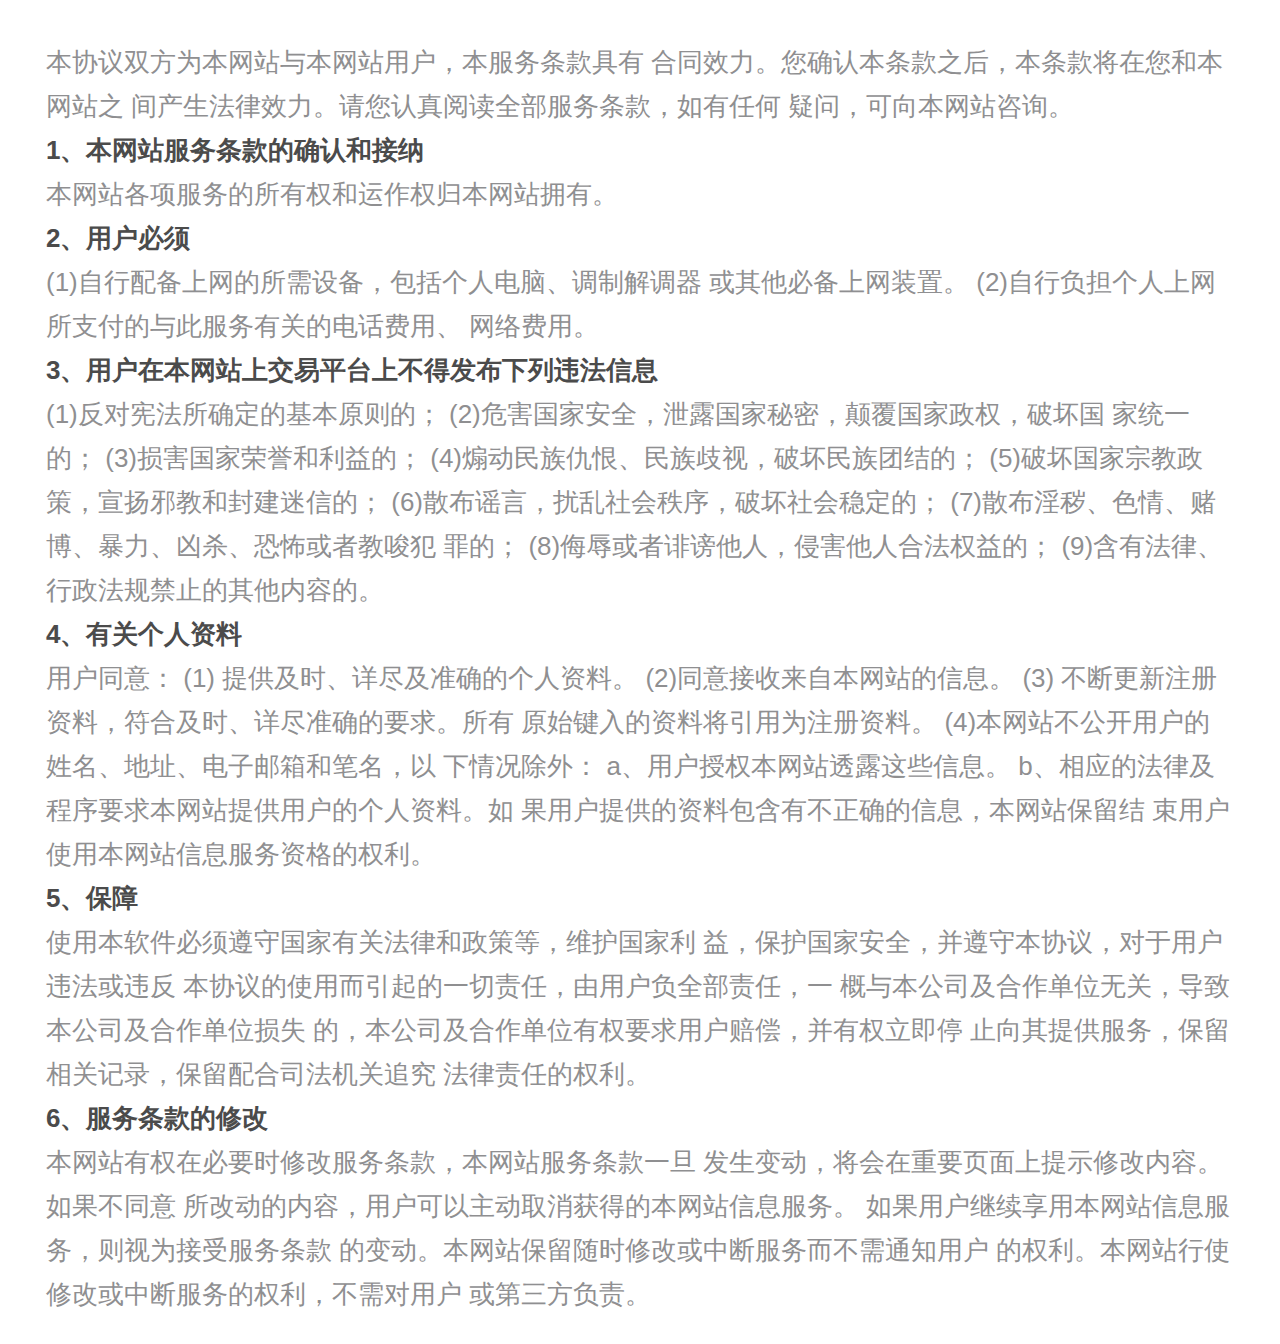
<file: service.html>
<!DOCTYPE html>
<html lang="en">
<head>
    <meta charset="UTF-8">
  <meta name="viewport" content="width=device-width, initial-scale=1, maximum-scale=1">
  <link rel="stylesheet" type="text/css" href="./css/base.css">
    <script src="./js/flexible.min.js"></script>
    <title>服务条款</title>
    <style>
      body{background-color: white;}
      .line{height: 0.12rem;}
      body div:last-child{margin: 0.28rem 0.46rem;line-height: 0.44rem;font-size: 0.26rem;}
      i{color: #8F8F91;}
      span{font-weight: 600;color: #4B4B4B;margin-top: 0.4rem;margin-bottom: 0.12rem;}
    </style>
</head>
<body>
<div class="line"></div>
<div>
  <i>      本协议双方为本网站与本网站用户，本服务条款具有
    合同效力。您确认本条款之后，本条款将在您和本网站之
    间产生法律效力。请您认真阅读全部服务条款，如有任何
    疑问，可向本网站咨询。</i>
  <br/>
  <span>1、本网站服务条款的确认和接纳</span>
  <br/>
  <i>本网站各项服务的所有权和运作权归本网站拥有。</i>
  <br/>
  <span>2、用户必须</span><br/>
  <i>(1)自行配备上网的所需设备，包括个人电脑、调制解调器
    或其他必备上网装置。
    (2)自行负担个人上网所支付的与此服务有关的电话费用、
    网络费用。</i>
  <br/>
  <span>3、用户在本网站上交易平台上不得发布下列违法信息</span><br/>
  <i>
    (1)反对宪法所确定的基本原则的；
    (2)危害国家安全，泄露国家秘密，颠覆国家政权，破坏国
    家统一的；
    (3)损害国家荣誉和利益的；
    (4)煽动民族仇恨、民族歧视，破坏民族团结的；
    (5)破坏国家宗教政策，宣扬邪教和封建迷信的；
    (6)散布谣言，扰乱社会秩序，破坏社会稳定的；
    (7)散布淫秽、色情、赌博、暴力、凶杀、恐怖或者教唆犯
    罪的；
    (8)侮辱或者诽谤他人，侵害他人合法权益的；
    (9)含有法律、行政法规禁止的其他内容的。
  </i>
  <br/>
  <span>4、有关个人资料</span><br/>
  <i>
    用户同意：
    (1) 提供及时、详尽及准确的个人资料。
    (2)同意接收来自本网站的信息。
    (3) 不断更新注册资料，符合及时、详尽准确的要求。所有
    原始键入的资料将引用为注册资料。
    (4)本网站不公开用户的姓名、地址、电子邮箱和笔名，以
    下情况除外：
    a、用户授权本网站透露这些信息。
    b、相应的法律及程序要求本网站提供用户的个人资料。如
    果用户提供的资料包含有不正确的信息，本网站保留结
    束用户使用本网站信息服务资格的权利。
  </i><br/>
  <span>5、保障</span><br/>
  <i>
    使用本软件必须遵守国家有关法律和政策等，维护国家利
    益，保护国家安全，并遵守本协议，对于用户违法或违反
    本协议的使用而引起的一切责任，由用户负全部责任，一
    概与本公司及合作单位无关，导致本公司及合作单位损失
    的，本公司及合作单位有权要求用户赔偿，并有权立即停
    止向其提供服务，保留相关记录，保留配合司法机关追究
    法律责任的权利。
  </i><br/>
  <span>6、服务条款的修改</span><br/>
  <i>
    本网站有权在必要时修改服务条款，本网站服务条款一旦
    发生变动，将会在重要页面上提示修改内容。如果不同意
    所改动的内容，用户可以主动取消获得的本网站信息服务。
    如果用户继续享用本网站信息服务，则视为接受服务条款
    的变动。本网站保留随时修改或中断服务而不需通知用户
    的权利。本网站行使修改或中断服务的权利，不需对用户
    或第三方负责。
  </i><br/>
</div>
</body>
</html>
</file>
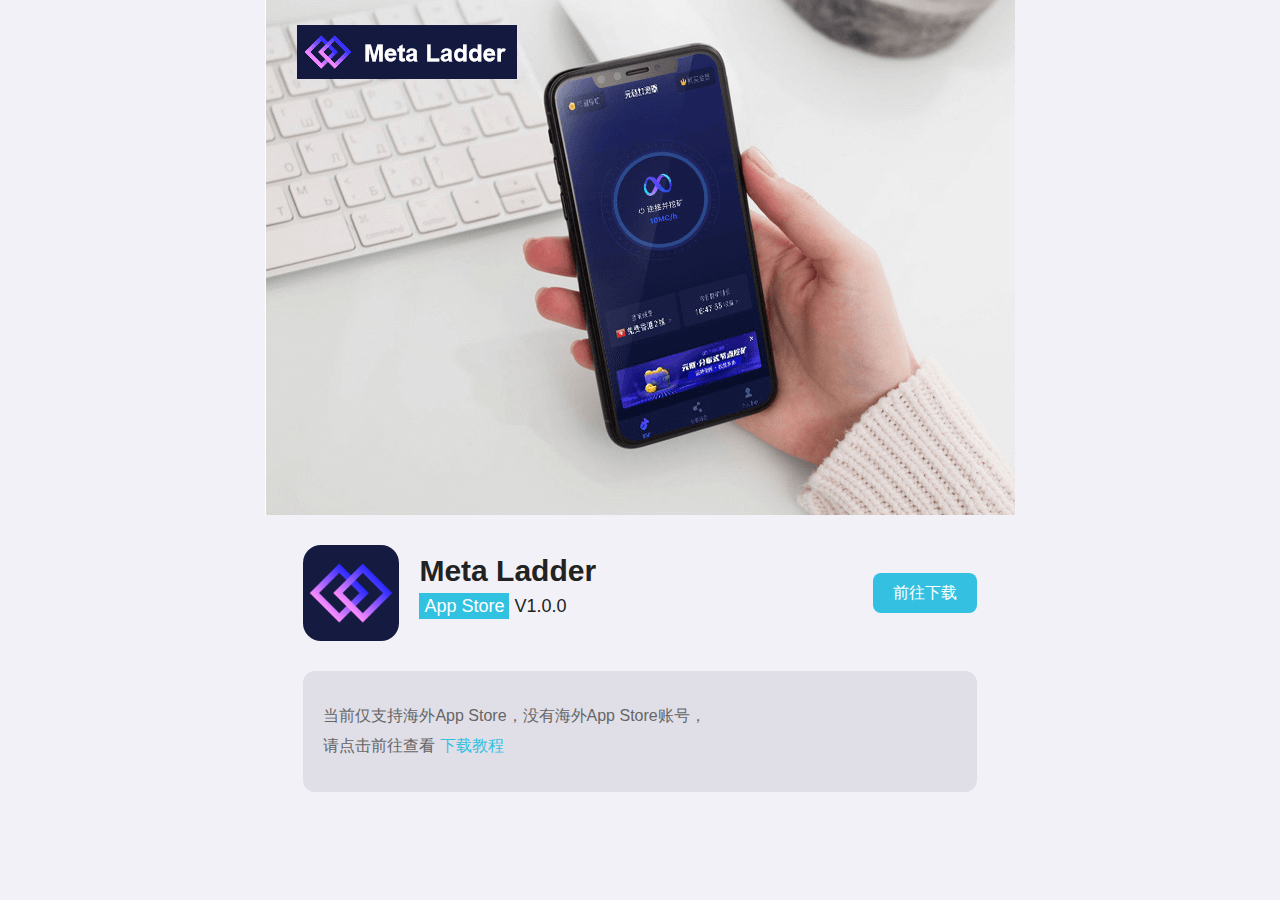
<file: ios/download.html>
<!DOCTYPE html>
<html>
<head>
<meta http-equiv="Content-Type" content="text/html; charset=utf-8" />
<meta name="viewport" content="width=device-width, initial-scale=1, maximum-scale=1">

<meta name="screen-orientation" content="portrait">
<meta name="x5-orientation" content="portrait">
<meta content="telephone=no" name="format-detection">
<meta name="format-detection" content="telephone=no,email=no" />
<title>元链加速器APPStore下载</title>
<link rel="stylesheet" href="css/index.css" />
</head>

<body>
<div class="main_top_k"><div class="content_img"><img src="images/img/main_tu1.png"></div></div>

<div class="main_box1">
<div class="bai_bg">
<div class="yl_vpn_xz">
<div class="yl_vpn_L">
<div class="yl_vpn_sm">
<div class="yl_vpn_logo"><img src="images/img/logo_1.png"></div>
<dl>
<dt>Meta Ladder</dt>
<dd><span>App Store</span>V1.0.0</dd>
</dl>	
</div>
</div>
	
<div class="yl_vpn_R"><a href="https://apps.apple.com/hk/app/meta-ladder/id1622988367" class="xz_btn" >前往下载</a></div>
</div>
	
	
<div class="zx_sm_box">
当前仅支持海外App Store，没有海外App Store账号，<br>

请点击前往查看 <a href="download_jc.html"><span>下载教程</span></a>	
</div>
	
	
</div>	

</div>	
	
	
</body>
</html>
</file>
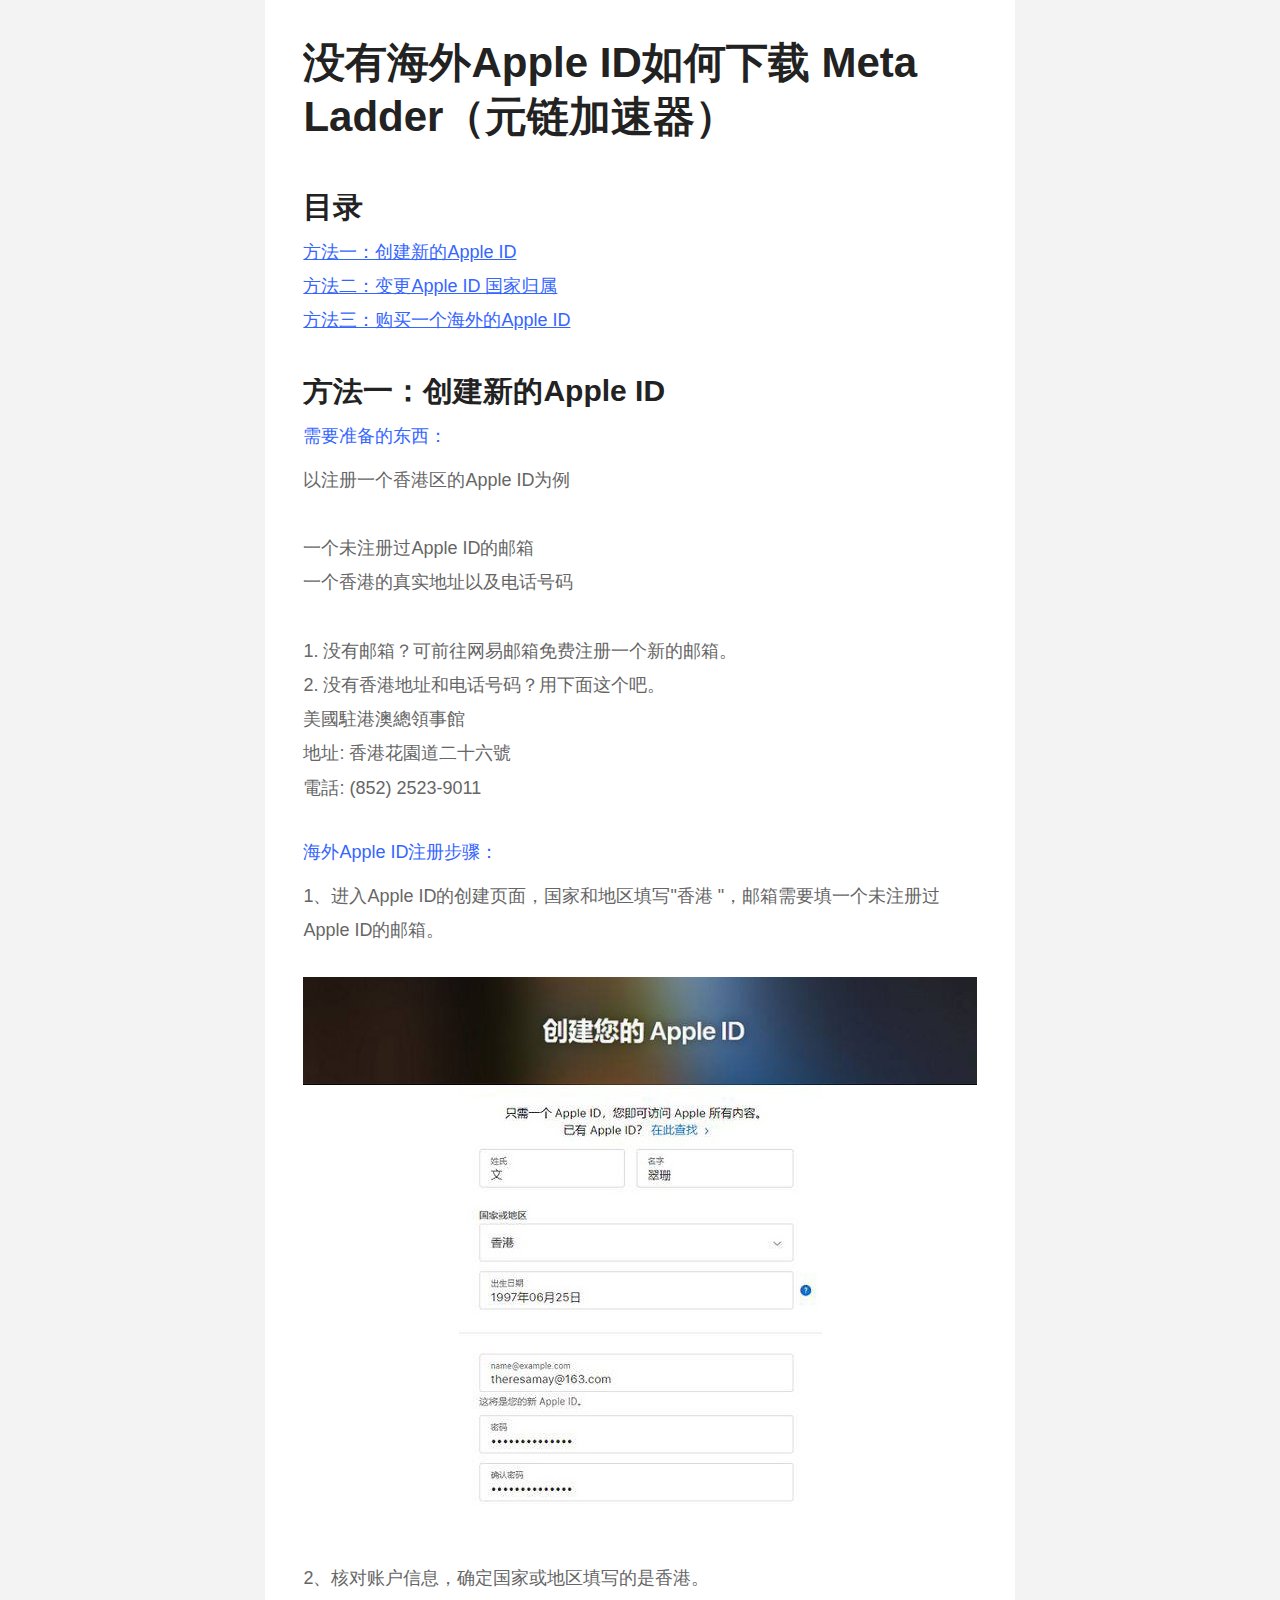
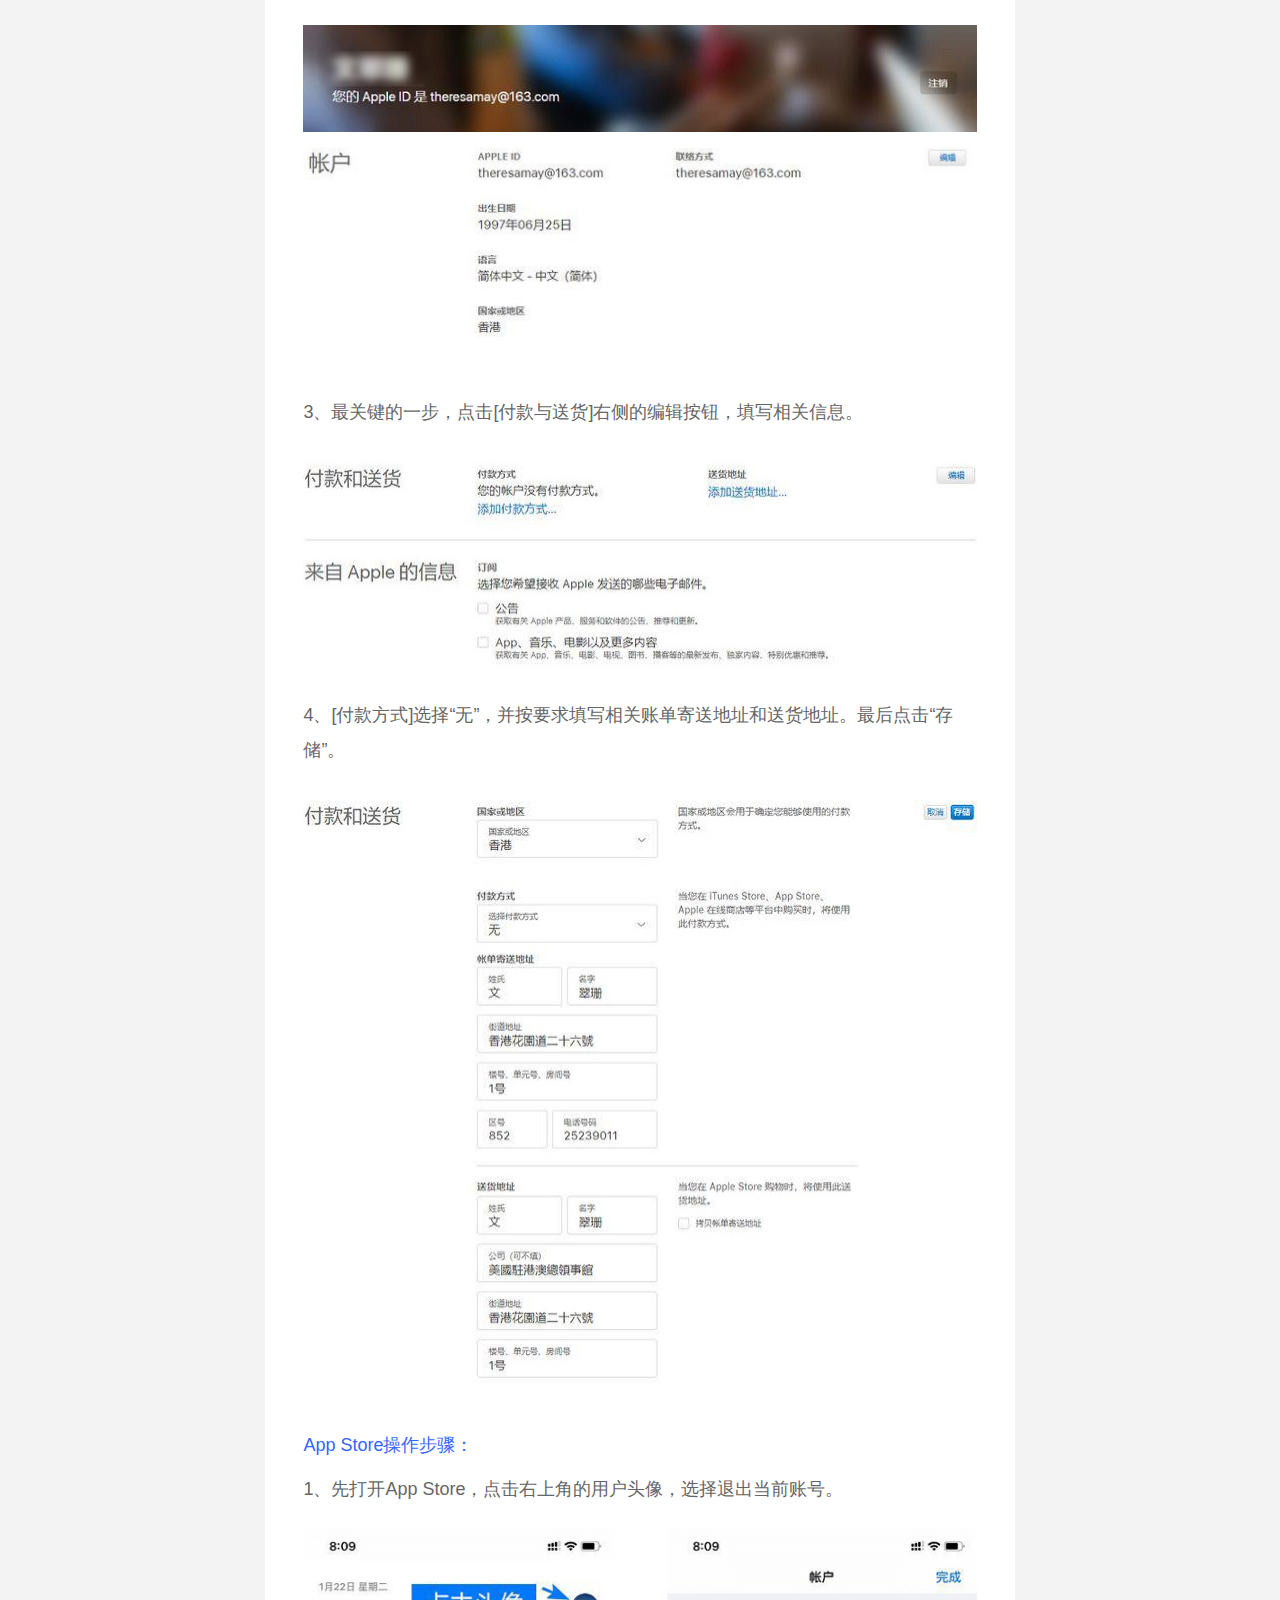
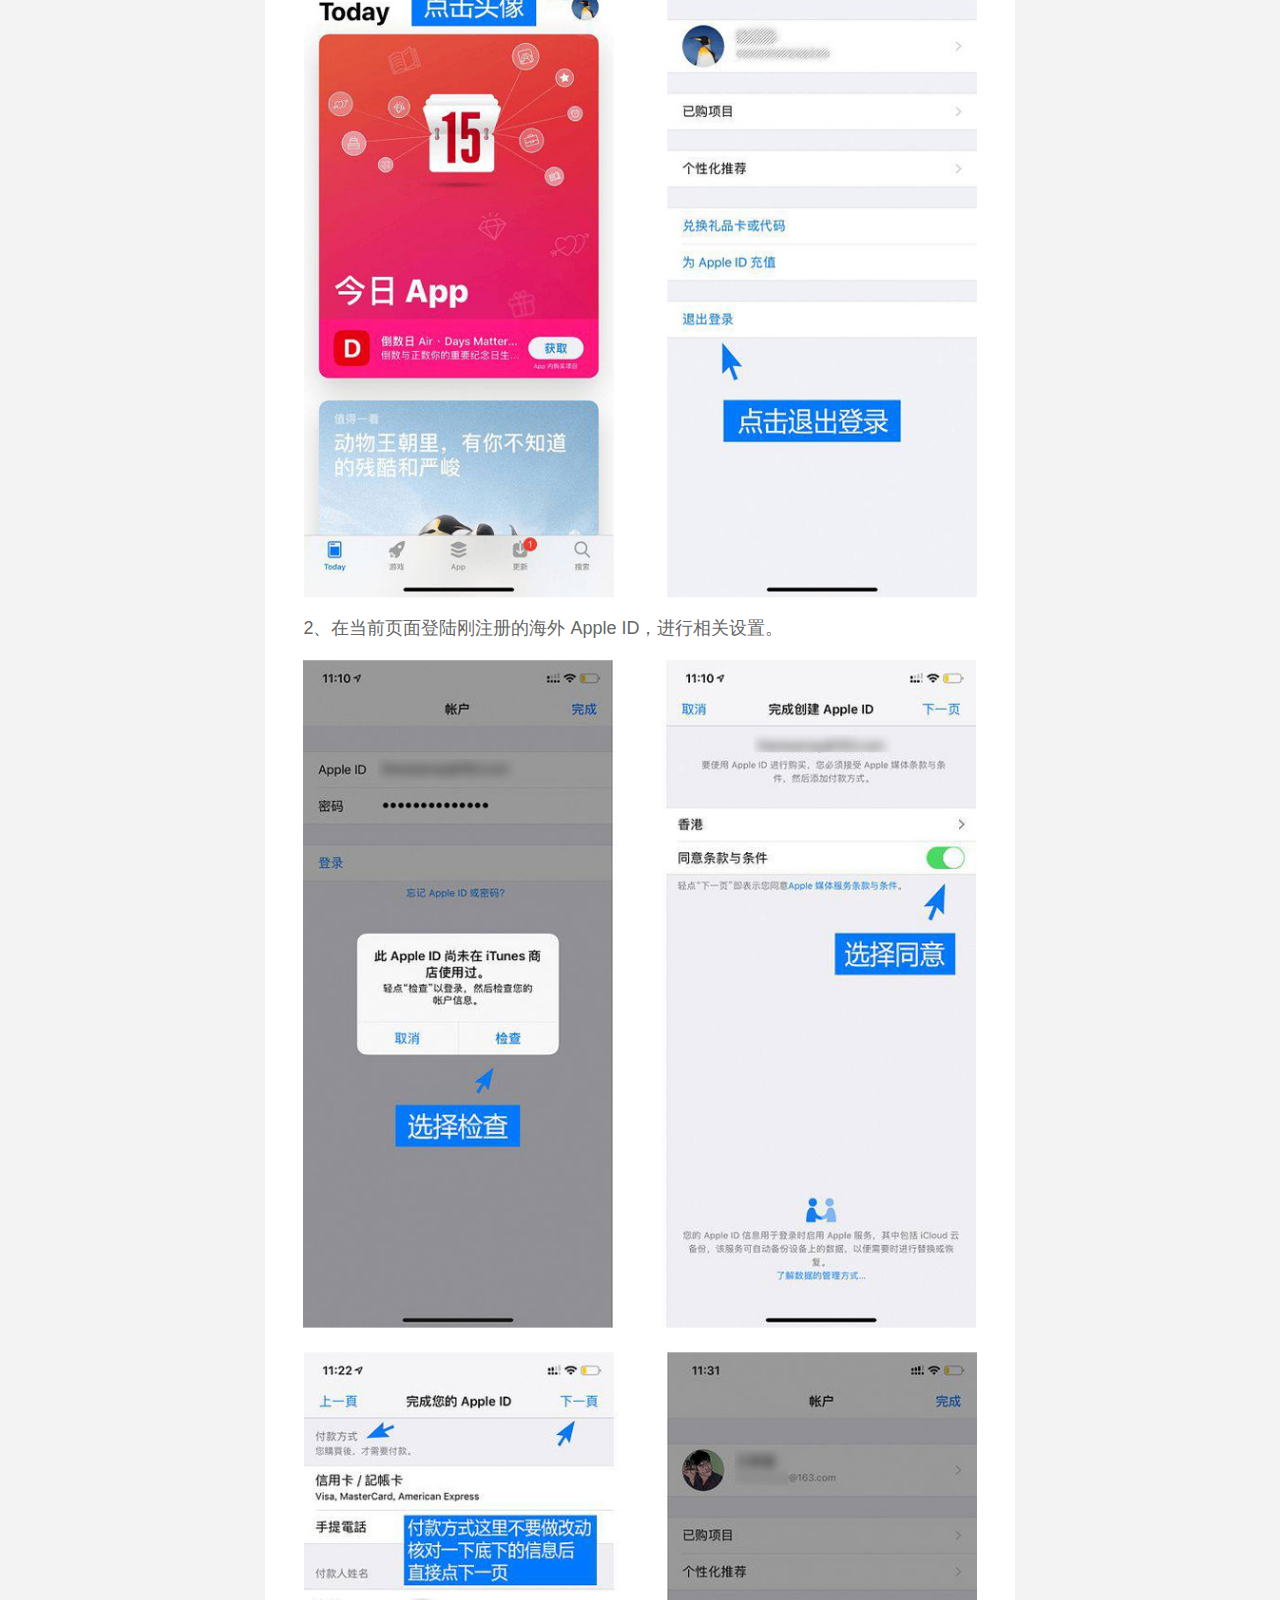
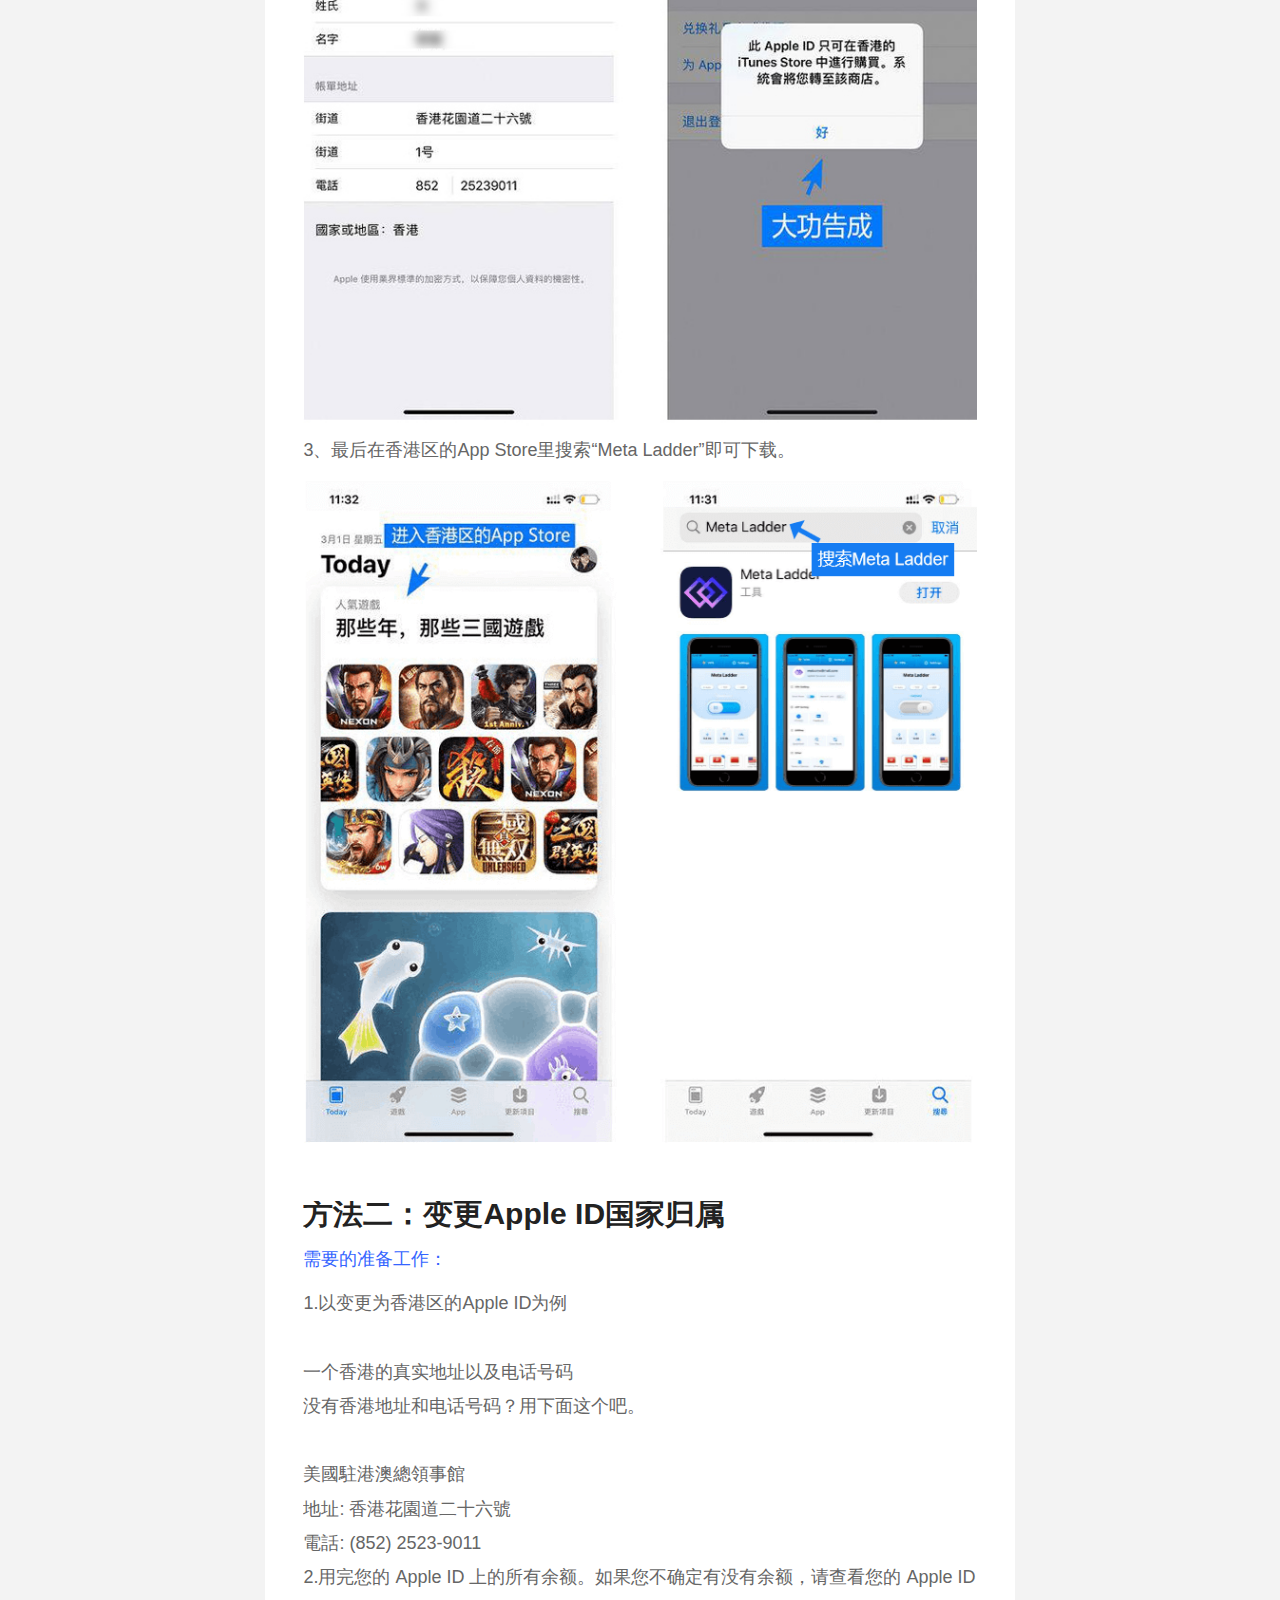
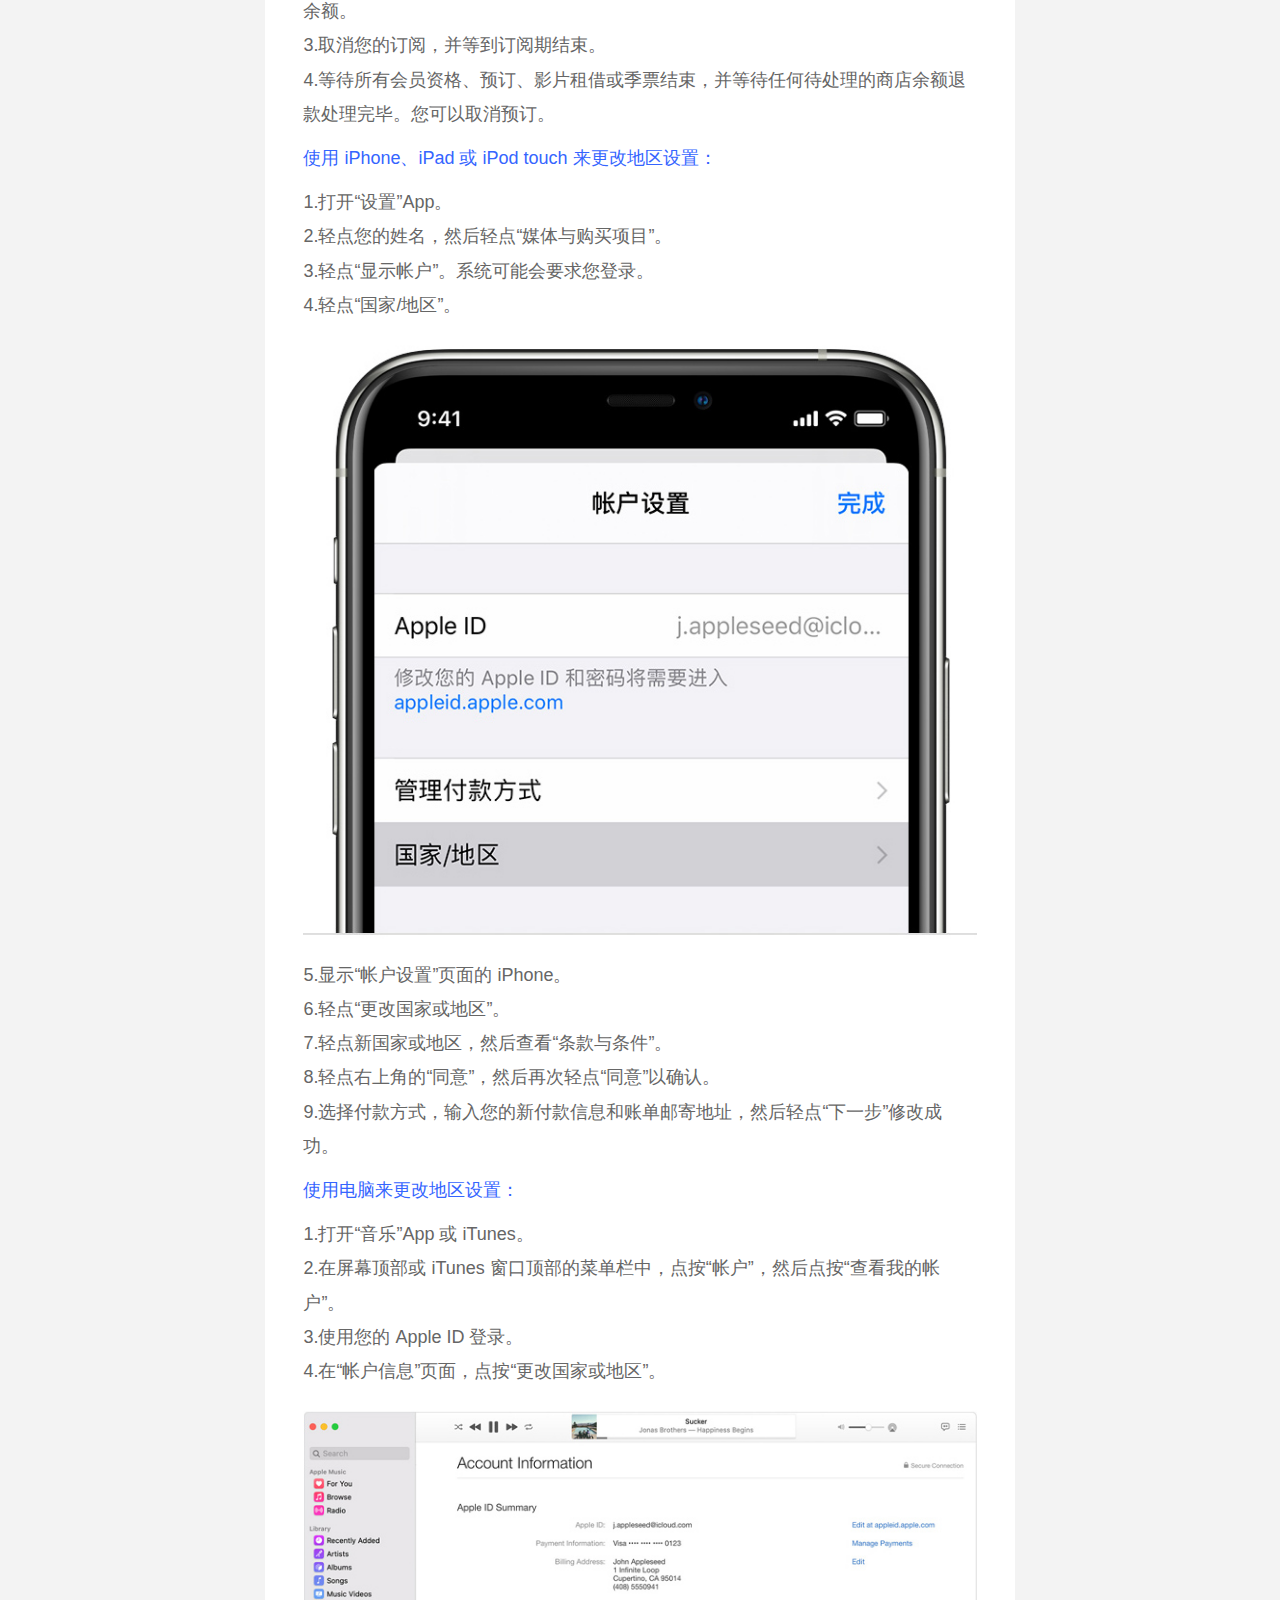
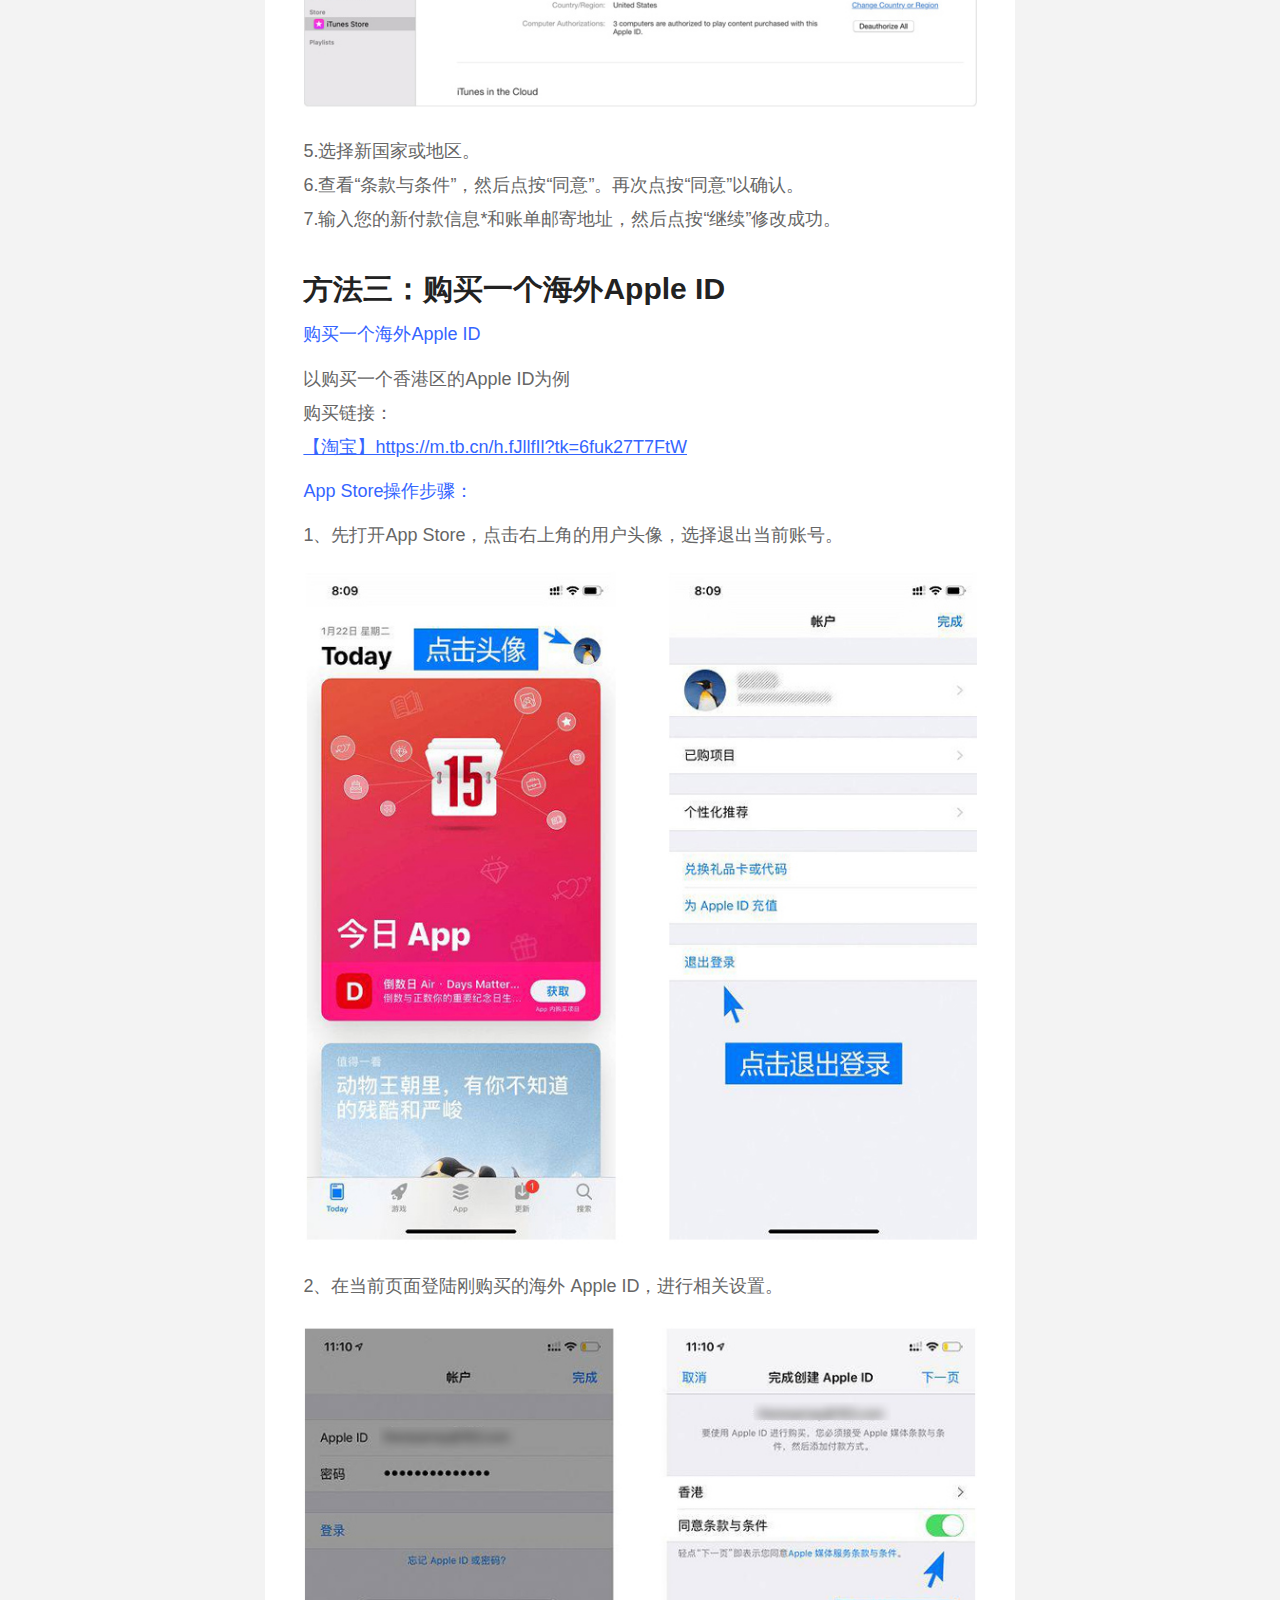
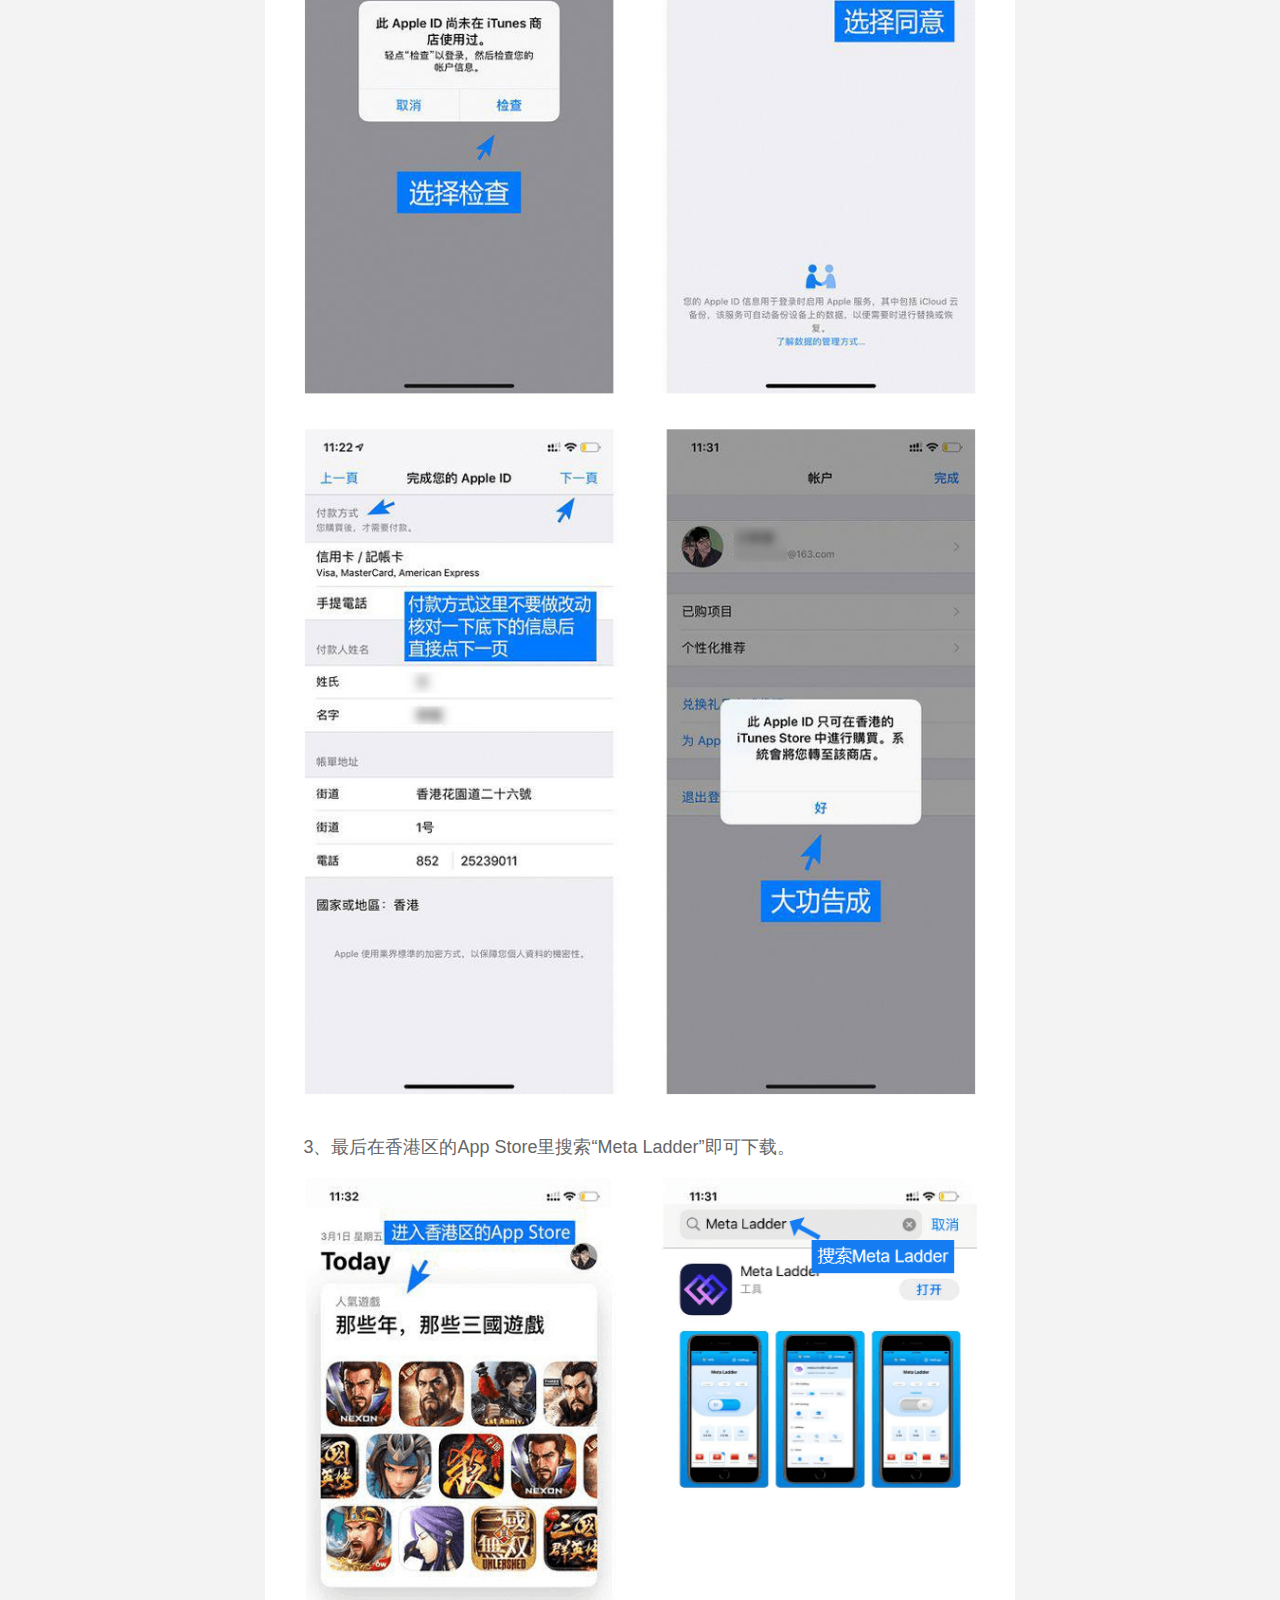
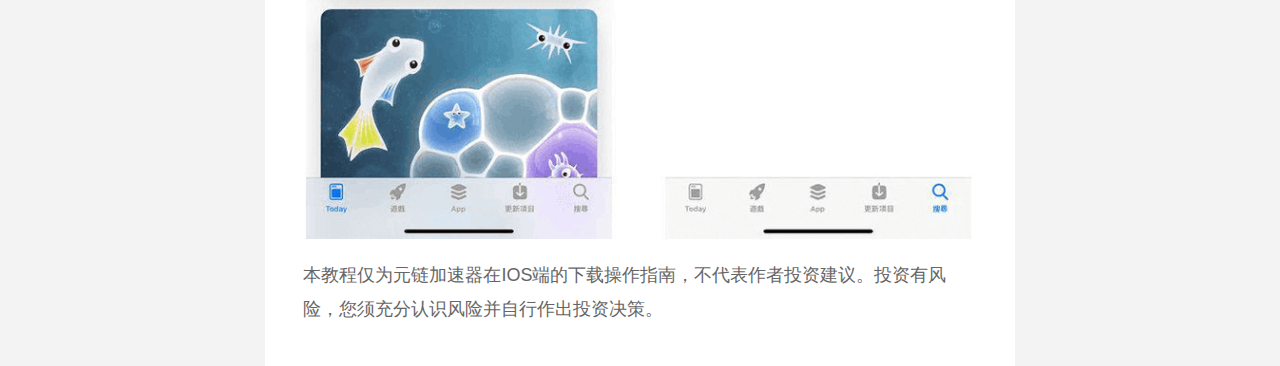
<file: ios/download_jc.html>
<!DOCTYPE html>
<html>
<head>
<meta http-equiv="Content-Type" content="text/html; charset=utf-8" />
<meta name="viewport" content="width=device-width, initial-scale=1, maximum-scale=1">

<meta name="screen-orientation" content="portrait">
<meta name="x5-orientation" content="portrait">
<meta content="telephone=no" name="format-detection">
<meta name="format-detection" content="telephone=no,email=no" />
<title>元链加速器</title>
<link rel="stylesheet" href="css/index.css" />
<script type="text/javascript" src="js/jquery-1.8.3.min.js"></script>
</head>

<body style="background:#f3f3f3">

<div class="main_box2">
<div class="bai_bg">

<div class="jc_title">
<dl>
<dt>没有海外Apple ID如何下载
Meta Ladder（元链加速器）</dt>
</dl>	
</div>	
</div>
	
	

	
<div class="main_nr">
<div class="jc_ml">
<dl>
<dt><div class="jc_bt_txt1">目录</div></dt>
<dd><a href="#f1">方法一：创建新的Apple ID</a></dd>
<dd><a href="#f2">方法二：变更Apple ID 国家归属</a></dd>
<dd><a href="#f3">方法三：购买一个海外的Apple ID</a></dd>
</dl>
</div>	
</div>
	
<div class="space4"  id="f1"></div>		
	
<div class="main_nr">	
<div class="jc_bt_txt1">方法一：创建新的Apple ID</div>
	<div class="jc_bt_txt2_lan">需要准备的东西：</div>
<div class="content_txt">
	
以注册一个香港区的Apple ID为例<br><br>
一个未注册过Apple ID的邮箱<br>
一个香港的真实地址以及电话号码<br><br>

1. 没有邮箱？可前往网易邮箱免费注册一个新的邮箱。<br>
2. 没有香港地址和电话号码？用下面这个吧。<br>
美國駐港澳總領事館<br>
地址: 香港花園道二十六號<br>
電話: (852) 2523-9011	<br>
</div>
	
<div class="space3"></div>	
	
<div class="jc_bt_txt2_lan">海外Apple ID注册步骤：</div>
<div class="content_txt">1、进入Apple ID的创建页面，国家和地区填写"香港
"，邮箱需要填一个未注册过Apple ID的邮箱。</div>
<div class="space3"></div>		
<div class="content_img"><img src="images/img/main_tu2.jpg"></div>	
<div class="content_img"><img src="images/img/main_tu3.jpg"></div>	
	
<div class="content_txt">2、核对账户信息，确定国家或地区填写的是香港。</div>	
<div class="space3"></div>	
<div class="content_img"><img src="images/img/main_tu4.jpg"></div>		
<div class="content_img"><img src="images/img/main_tu5.jpg"></div>	
<div class="content_txt">3、最关键的一步，点击[付款与送货]右侧的编辑按钮，填写相关信息。</div>		
<div class="content_img"><img src="images/img/main_tu6.jpg"></div>			
<div class="content_txt">4、[付款方式]选择“无”，并按要求填写相关账单寄送地址和送货地址。最后点击“存储”。</div>		
<div class="content_img"><img src="images/img/main_tu7.jpg"></div>	
	
<div class="jc_bt_txt2_lan">App Store操作步骤：</div>
	
<div class="content_txt">1、先打开App Store，点击右上角的用户头像，选择退出当前账号。</div>
<div class="content_img"><img src="images/img/main_tu8.jpg"></div>	
<div class="space1"></div>	
<div class="content_txt">2、在当前页面登陆刚注册的海外 Apple ID，进行相关设置。</div>
<div class="content_img"><img src="images/img/main_tu9.jpg"></div>	
<div class="content_img"><img src="images/img/main_tu10.jpg"></div>	
<div class="content_txt">3、最后在香港区的App Store里搜索“Meta Ladder”即可下载。</div>		
<div class="content_img"><img src="images/img/main_tu11.png"></div>			
	
</div>
	

	
	
	
	
<div class="space4" id="f2"></div>			
<div class="main_nr">		
	<div class="jc_bt_txt1">方法二：变更Apple ID国家归属</div>
	<div class="jc_bt_txt2_lan">需要的准备工作：</div>
<div class="content_txt">
1.以变更为香港区的Apple ID为例<br><br>

一个香港的真实地址以及电话号码<br>
没有香港地址和电话号码？用下面这个吧。<br><br>

美國駐港澳總領事館<br>
地址: 香港花園道二十六號<br>
電話: (852) 2523-9011<br>
2.用完您的 Apple ID 上的所有余额。如果您不确定有没有余额，请查看您的 Apple ID 余额。<br>
3.取消您的订阅，并等到订阅期结束。<br>
4.等待所有会员资格、预订、影片租借或季票结束，并等待任何待处理的商店余额退款处理完毕。您可以取消预订。	
</div>
<div class="space1"></div>
<div class="jc_bt_txt2_lan">使用 iPhone、iPad 或 iPod touch 来更改地区设置：</div>	
	
<div class="content_txt">
1.打开“设置”App。<br>
2.轻点您的姓名，然后轻点“媒体与购买项目”。<br>
3.轻点“显示帐户”。系统可能会要求您登录。<br>
4.轻点“国家/地区”。
</div>
<div class="content_img"><img src="images/img/main_tu12.jpg"></div>	
	
<div class="content_txt">	
5.显示“帐户设置”页面的 iPhone。<br>
6.轻点“更改国家或地区”。<br>
7.轻点新国家或地区，然后查看“条款与条件”。<br>
8.轻点右上角的“同意”，然后再次轻点“同意”以确认。<br>
9.选择付款方式，输入您的新付款信息和账单邮寄地址，然后轻点“下一步”修改成功。
</div>	
<div class="space1"></div>	
<div class="jc_bt_txt2_lan">使用电脑来更改地区设置：</div>	

<div class="content_txt">
1.打开“音乐”App 或 iTunes。<br>
2.在屏幕顶部或 iTunes 窗口顶部的菜单栏中，点按“帐户”，然后点按“查看我的帐户”。<br>
3.使用您的 Apple ID 登录。<br>
4.在“帐户信息”页面，点按“更改国家或地区”。
</div>	
	
<div class="content_img"><img src="images/img/main_tu13.jpg"></div>		
	
	
<div class="content_txt">	
5.选择新国家或地区。<br>
6.查看“条款与条件”，然后点按“同意”。再次点按“同意”以确认。<br>
7.输入您的新付款信息*和账单邮寄地址，然后点按“继续”修改成功。<br>
</div>		
</div>	
	


	
<div class="space4" id="f3"></div>	
	
	
<div class="main_nr">		
<div class="jc_bt_txt1">方法三：购买一个海外Apple ID</div>
<div class="jc_bt_txt2_lan">购买一个海外Apple ID</div>
	
<div class="content_txt">
以购买一个香港区的Apple ID为例<br>

购买链接：
<div class="jc_bt_txt2_lan"><a href="https://m.tb.cn/h.fJllfIl?tk=6fuk27T7FtW">【淘宝】https://m.tb.cn/h.fJllfIl?tk=6fuk27T7FtW</a></div>
</div>		
	
<div class="jc_bt_txt2_lan">App Store操作步骤：</div>
	
<div class="content_txt">1、先打开App Store，点击右上角的用户头像，选择退出当前账号。</div>
<div class="content_img"><img src="images/img/main_tu14.jpg"></div>		
<div class="content_txt">2、在当前页面登陆刚购买的海外 Apple ID，进行相关设置。</div>
<div class="content_img"><img src="images/img/main_tu15.jpg"></div>		
<div class="content_txt">3、最后在香港区的App Store里搜索“Meta Ladder”即可下载。</div>	
<div class="content_img"><img src="images/img/main_tu11.png"></div>	
	
<div class="content_txt">
	
本教程仅为元链加速器在IOS端的下载操作指南，不代表作者投资建议。投资有风险，您须充分认识风险并自行作出投资决策。
</div>		
	
</div>
	
	
	
	
	
	
<div class="space4"></div>		
</div>		
	
	
	
 <script> $('a[href*=#]').click(function() { if (location.pathname.replace(/^\//, '') == this.pathname.replace(/^\//, '') && location.hostname == this.hostname) { var $target = $(this.hash); $target = $target.length && $target || $('[name=' + this.hash.slice(1) + ']'); if ($target.length) { var targetOffset = $target.offset().top; $('html,body').animate({ scrollTop: targetOffset }, 500); return false; } } }); </script>
	
	
	
		
</body>
</html>
</file>
<file: css/base.css>
body,dl,dd,ul,ol,h1,h2,h3,h4,h5,h6,pre,form,input,textarea,p,hr,thead,tbody,tfoot,th,td{margin:0;padding:0;word-break: break-all;}
ul,ol{list-style:none;}
a{text-decoration:none;}
html{-ms-text-size-adjust:none;-webkit-text-size-adjust:none;text-size-adjust:none;}
body{line-height:1.5; font-size:14px;}
body,button,input,select,textarea{font-family:PingFangSC-Regular, sans-serif;}
b,strong{font-weight:bold;}
i,em{font-style:normal;}
table{border-collapse:collapse;border-spacing:0;}
table th,table td{border:1px solid #ddd;padding:5px;}
table th{font-weight:inherit;border-bottom-width:2px;border-bottom-color:#ccc;}
img{border:0 none;width:auto\9;max-width:100%;vertical-align:top; height:auto;}
button,input,select,textarea{font-size:100%;margin:0;vertical-align:baseline;}
button,html input[type="button"],input[type="reset"],input[type="submit"]{-webkit-appearance:button;cursor:pointer;}
button[disabled],input[disabled]{cursor:default;}
input[type="checkbox"],input[type="radio"]{box-sizing:border-box;padding:0;}
input[type="search"]{-webkit-appearance:textfield;-moz-box-sizing:content-box;-webkit-box-sizing:content-box;box-sizing:content-box;}
input[type="search"]::-webkit-search-decoration{-webkit-appearance:none;}
input:focus{outline:none;}
select[size],select[multiple],select[size][multiple]{border:1px solid #AAA;padding:0;}
article,aside,details,figcaption,figure,footer,header,hgroup,main,nav,section,summary{display:block;}
audio,canvas,video,progress{display:inline-block;}
body{background-color: white;}
input::-webkit-input-speech-button {display: none}
input::placeholder {color: #ccc;}
input{ border:none;background: none;}
button,input,textarea,a,div{
    -webkit-tap-highlight-color: rgba(0,0,0,0);
}
button{
    border:none;
    outline:none;
    background-color: transparent;
    padding: unset;
}

input:-moz-placeholder,
textarea:-moz-placeholder {
    color: #465578;
}

input:-ms-input-placeholder,
textarea:-ms-input-placeholder {
    color: #465578;
}

input::-webkit-input-placeholder,
textarea::-webkit-input-placeholder {
    color: #465578;
}
</file>
<file: css/register.css>
body{width: 7.5rem;margin: 0 auto;}
.body{overflow: hidden;background: url("../images/register-bg.png") 0 0 no-repeat;
    background-size: cover;width: 7.5rem;margin: 0 auto;}
input[type=text]::placeholder{color: #ACACAC;}
input[type=password]::placeholder{color: #ACACAC;}
.top{width: 6.57rem;margin: 0.57rem auto 0 auto;text-align: center;color: white;}
.top img:first-child{width: 2.08rem;height: 0.54rem;}
.top .img3{width: 6.52rem;height: 0.74rem;}
.top .step2{font-size: 0.29rem;margin: 0.15rem auto 0.22rem auto;font-weight: bold;}
.top .step4{margin: 0 auto 0.18rem auto;font-size: 0.36rem;font-weight: normal;line-height: 0.52rem;}
.top .img5{width: 5.29rem;height: 0.36rem;}
.container{width: 6.57rem;margin: 0.45rem auto;background-color: #FFFFFF;}
.container .content{padding: 0.53rem 0.65rem 0.34rem 0.59rem;}
.container ul li{font-size: 0.29rem;color: #282828;font-weight: 500;margin-bottom: 0.19rem;}
.container ul li span{float: left;line-height: 0.83rem;color: #282828;}
.container ul li > div{position: relative;margin-left: 1.07rem;height: 0.83rem;width: 4.24rem;border: 0.01rem solid #E5E5E5;border-radius: 0.1rem;}
.container ul li input{line-height: 0.83rem;margin-left: 0.22rem;color: #282828;}
.container ul li > div button{position: absolute;width: 2.18rem;height: 0.83rem;right: 0.03rem;top: 0.04rem;
    font-size: 0.27rem;color: white;line-height: 0.83rem;
    font-weight: 500;
    background: url("../images/register-captcha-bg.png") 0 0 no-repeat;background-size: cover;}
.container ul li button.disabled{
    background: url("../images/register-captcha-no-bg.png") 0 0 no-repeat;
    background-size: cover;
    pointer-events: none;
}
.container ul li a{position: absolute;height: 0.32rem;top: 0.3rem;right: 0.31rem;}
.container ul li a img{height: 0.23rem;}
.container .register{display: block;margin: 0.41rem auto 0.28rem auto;width: 5.45rem;height:1.01rem;font-size: 0.27rem;color: white;background: url("/images/register-button-bg.png") 0 0 no-repeat;background-size: cover;}
.container .register div{margin-top: -0.15rem;}
.container .desc{font-size: 0.25rem;color: #282828;margin: 0.28rem auto 0.5rem auto;text-align: center;}
.container .desc a{color: #4562FF;cursor: pointer;}
.container .go-login{display: block;font-size: 0.25rem;color: #2E52FC;text-align: center;cursor: pointer;}
.prompt{position: fixed;top: 0;bottom: 0;display: block;width: 7.5rem;z-index: 999;background: rgba(0,0,0,0.8);}
.prompt img{margin-left: 1.1rem;height: 4.14rem;}
.filter{filter: blur(10px);position: fixed;}
</file>
<file: ios/css/style.css>
/* Fonts */
/*通用*/
*{ margin:0; padding:0;}
html{}
body{margin:0;color:#FFF; position: relative; font-family: "Arial";}
ul,li,p,h1,h2,h3,h4,h5,h6,dl,dt,dd {margin:0px;padding:0px;border:none;list-style:none; font-weight: normal;}
a{text-decoration:none;  text-shadow:none;font-weight:normal;}
ul{list-style:none;}
textarea,input,button,select{outline:none;-webkit-appearance:none; font-family:Arial, Helvetica, sans-serif;}
a{color:#6c6c6c;text-decoration:none;}
img{border:none; display: block;}
span{margin:0; padding:0; cursor: auto;}
span:focus,div:focus {outline: none;}



.Huans{-webkit-box-sizing: border-box;box-sizing: border-box;}
.flex{display:-webkit-box;display: -ms-flexbox;display:flex;flex-wrap:wrap;align-items:flex-start;}
.flexC{display:-webkit-box;display: -ms-flexbox;display:flex;align-items:center; flex-wrap:wrap;}
.flexE{display:-webkit-box;display: -ms-flexbox;display:flex;align-items:flex-end; flex-wrap:wrap;}
.fl-bet{-webkit-box-pack: justify;-ms-flex-pack: justify;justify-content:space-between;}
.fl-cen{-webkit-box-pack: center;-ms-flex-pack: center;justify-content:center;}
.fl-end{-webkit-box-pack:right;-ms-flex-pack:right;justify-content:flex-end;}

.backB{ position:fixed; left:0;right:0; margin:0 auto; top:0; width:100%; height:100%; background:rgba(0,0,0,0);z-index:98; display: none;}

.header{width:100%; z-index:99; position:fixed; left:0;right:0; margin:0 auto; top:0;}
.hdlogo{color:#FFF;}
.hdlogo img{display: block;}
.MenuA{color:#FFF;position: relative; display: block;}
.MenuA:before{display:block;content:'';position: absolute;background:#FFF;transition:0.5s;}
.Menu ul li .on:before{transition:0.5s;}
/**/
.Indban{background-image: url("../images/back/back01.jpg"); background-color:#3e1057;position: relative}
.IndbanF{color:#FFF;font-weight: 600;left:0;right:0;bottom:20px; margin:0 auto; text-align: center; position: absolute;}
.banI01{ margin:0 auto 0;}
.banI01 img,.banI02 img{width:100%;}
/**/
.Indwin{width:100%;}
.IndwinN{position: relative;}
.IndwinN img{width:100%;}
.IndwinZ{width:100%; height: 100%; position: absolute;top:0;left:0;align-content:center}
.IndwinI{margin:0 auto;}
.IndwinP{width:100%; text-align: center;}
.Indwina{background:#FFF;}
.Indwina i{background:#8383b8;}
.Indwina p{ color:#303189;}

.TCB{ position:fixed;left:0;right:0; margin: 0 auto; top:45%;color:#FFF; text-align: center; background:rgba(0,0,0,0.8); display:none;}
@media  screen and ( min-width:1680px){
/**/
.IndwinN{width:25%;}
.IndwinI{opacity:0.6;width:100px; }
.IndwinP h3{ font-size:30px; line-height:40px; margin-bottom: 6px; padding-top:15px;}
.IndwinP p{ font-size:22px; line-height:30px;}
.IndwinB{height:50px; margin-top:45px;}
.Indwina{ height:50px;width:180px;opacity: 0;}
.Indwina img{ width: 14px;}
.Indwina i{ width: 2px; height: 24px; margin:0 19px;}
.Indwina p{font-size:20px; line-height:30px;}
.IndwinN:hover .IndwinZ{ background:rgba(49,23,143,0.5)}
.IndwinN:hover .Indwina{opacity:1;}
.Indwinsd{color:#999}
.Indwinsd .IndwinZ ,.Indwinsd .IndwinZ:hover{background:rgba(255,255,255,0.3)}
.Indwinsd .Indwina{opacity:1;}
.Indwinsd .Indwina p{ color:#999}
}
@media screen and (max-width:1679px ) and ( min-width:1440px){
/**/
.IndwinN{width:25%;}
.IndwinI{opacity:0.6;width:90px; }
.IndwinP h3{ font-size:28px; line-height:36px; margin-bottom: 6px; padding-top:15px;}
.IndwinP p{ font-size:20px; line-height:26px;}
.IndwinB{height:48px; margin-top:40px;}
.Indwina{ height:48px;width:170px;opacity: 0;}
.Indwina img{ width: 12px;}
.Indwina i{ width: 2px; height: 22px; margin:0 17px;}
.Indwina p{font-size:18px; line-height:30px;}
.IndwinN:hover .IndwinZ{ background:rgba(49,23,143,0.5)}
.IndwinN:hover .Indwina{opacity:1;}
}
@media screen and (max-width:1439px ) and ( min-width:970px){
/**/
.Indwin{min-width:1170px}
.IndwinN{width:25%;}
.IndwinI{opacity:0.6;width:80px; }
.IndwinP h3{ font-size:26px; line-height:38px; margin-bottom:4px; padding-top:15px;}
.IndwinP p{ font-size:18px; line-height:24px;}
.IndwinB{height:44px; margin-top:35px;}
.Indwina{ height:44px;width:150px;opacity: 0;}
.Indwina img{ width: 10px;}
.Indwina i{ width: 2px; height:18px; margin:0 15px;}
.Indwina p{font-size:16px; line-height:30px;}
.IndwinN:hover .IndwinZ{ background:rgba(49,23,143,0.5)}
.IndwinN:hover .Indwina{opacity:1;}
}
@media only screen and (max-width:969px){
/**/
.IndwinN{width:50%;}
.IndwinI{opacity:1;width:0.5rem; }
.IndwinP h3{ font-size:0.16rem; line-height:0.2rem;padding-top:0.1rem;}
.IndwinP p{ font-size:0.13rem; line-height:0.2rem;}
.IndwinB{height:0.3rem; margin-top:0.15rem;}
.Indwina{ height:0.3rem;width:1.1rem;}
.Indwina img{ width:0.08rem;}
.Indwina i{ width:0.01rem; height:0.16rem; margin:0 0.1rem;}
.Indwina p{font-size:0.13rem; line-height:0.2rem;}
.IndwinZ{ background:rgba(49,23,143,0.5)}
.Indwinsd{color:#999}
.Indwinsd .IndwinZ{background:rgba(255,255,255,0.3)}
.Indwinsd .Indwina{opacity:1;}
.Indwinsd .Indwina p{ color:#999}
}
/**/
.IndBac{width:100%;background-position: center; background-repeat: no-repeat; background-size:auto 100%;}
/*简单实惠，安全隐匿，快速稳定，挖矿激励*/
.Indset{background-image: url("../images/back/back02.jpg"); background-color:#0b0f32;}
.IndsetN{background:#091038;}
.IndsetN i{display: block; background:#43449e;}
/*发展路线图*/
.Indflo{background-image: url("../images/back/back03.jpg"); background-color:#091038;}
.IndfloT{font-weight:600; text-align: center;}
.IndfloK{position: relative;}
.IndfloK li{position: relative}
.IndfloP{background-image:url("../images/icon/floB01.png");background-position:center;background-size:100% 100%;background-repeat:no-repeat;}
.IndfloPI img{width:100%;}
.IndfloP p{text-transform: uppercase;}
.IndfloU{text-align: center;color:#FFF; background:#171c4c;border-radius:50%; position: absolute;z-index:2}
/*关于我们*/
.Indabo{background-image: url("../images/back/back04.jpg");  background-color:#281a5f;}
.IndaboK{position: relative;background: rgba(53,55,136,0.25); margin:0 auto;}
.IndaboLog{position: absolute;left:0;right:0; margin:0 auto;}
.IndaboLog img{width:100%;}
.IndaboT{font-weight:600; text-align: center; position: relative}
.IndaboT:before{display:block;content:'';position: absolute; background:#353686;left:0;right:0; margin:0 auto;bottom:0;}
.IndaboP{text-align: justify;}
.IndaboN{ background: rgba(53,55,136,0.6);align-content:center;}
@media  screen and ( min-width:970px){
.pc{display:block;}
.wap{display:none;}
/*header*/
.headerO{background:rgba(0,0,0,0.4);}
.headK{height:100px;width:1170px; margin:0 auto;}
.hdlogo img{width:41px;margin-right: 18px;}
.hdlogo p{ font-size:22px; line-height:30px;}
.wapNav{ display: none;}
.Menu{display:block;}
.Menu ul{}
.Menu ul li{ margin-left: 70px;}
.MenuA{font-size:20px; line-height:60px;}
.MenuA:before{width:0; height:4px;left:0;right:0; margin:0 auto; bottom:0;}
.Menu ul li .on:before{width: 100%;}
/**/
.Indban{height:1097px; padding-top: 170px;}
.IndbanF{font-size:40px;letter-spacing:3px; line-height:50px;bottom:20px;}
.banI01{width:673px;}
.banI02{width:995px; margin:25px auto 0;}
	
.banS{width:995px; margin:25px auto 0;}
.banS img{width:455px; display: block;}
.banSn{width:425px; height:355px; background-image: url("../images/icon/banI02.png"); background-repeat: no-repeat; background-size:100% 100%; background-position: bottom; color:#FFFF; margin-top: 85px; padding-top: 20px; padding-left:80px; padding-right:20px; font-style: italic}
.banSn h2{ font-size:38px; line-height:60px; padding-left: 40px;}
.banSn p{ font-size:15px; line-height:25px; padding:5px 0;}
.banSn h3{ font-size:20px; text-transform: uppercase; line-height:30px; margin-top: 15px;}
	
/**/
.IndBac{min-width:1170px;}
/*简单实惠，安全隐匿，快速稳定，挖矿激励*/
.Indset{ height: 1217px; padding-top: 120px;}
.IndsetK{width:1170px; margin:30px auto 0;}
.IndsetN{width:570px; height: 440px;padding-top:15px; margin-bottom: 30px;}
.IndsetN img{ margin-left: 22px; width: 126px;}
.IndsetN i{ width:45px; height: 9px;margin-left: 50px; margin-bottom:14px;}
.IndsetN h3{ font-size:30px; line-height:50px; margin-bottom:10px; padding:0 50px;}
.IndsetN p{ font-size:16px; line-height:30px; padding:0 50px;}
/*发展路线图*/
.Indflo{height:966px; padding-top: 80px;}
.IndfloT{font-size:34px;line-height:90px; letter-spacing:3px;}
.IndfloK{width:856px; margin:45px auto 0;}
.IndfloK li{ margin-bottom:18px;}
.IndfloK li:before{display:block;content:'';position: absolute;left:0;right:0; top:50%; margin:0 auto; width:0; height: 100%; border-right:1px dashed #281a5f;z-index:1}
.IndfloK li:last-child:before{display:none;}
.IndfloP{width:419px; height: 77px;padding-left:60px;}
.IndfloPI{width:48px; height: 48px; border:1px solid #FFF; margin-right: 18px;}
.IndfloP p{ font-size:21px; width:280px; line-height:30px;}
.IndfloU{ width: 53px; height: 53px;line-height:53px;font-size:30px; border-radius:50%;left:0;right:0; margin:0 auto;}
.IndfloNS .IndfloP{padding-left:33px;background-image: url("../images/icon/floB02.png");}
.IndfloK li:hover .IndfloU{ background:#6255ce;}
.IndfloK li:hover .IndfloP{ background-image: url("../images/icon/floB04.png");}
.IndfloK li.IndfloNS:hover .IndfloP{ background-image: url("../images/icon/floB03.png");}
.IndfloK li:hover .IndfloP .IndfloPI{ background:#383499; border:1px solid #383499;}
/*关于我们*/
.Indabo{padding-top:180px;height:1018px;}
.IndaboK{width:980px; height:680px;padding:60px 95px 20px;}
.IndaboLog{width:130px;top:-65px;}
.IndaboT{ font-size:34px;line-height:90px; letter-spacing:3px;}
.IndaboT:before{width: 84px; height:9px;}
.IndaboP{ font-size:16px; line-height:40px;padding-top:30px;}
.IndaboN{padding:0 100px; font-size:16px;height:115px; margin-top:30px;}
.IndaboNp{ width:275px; height:38px; color:#FFF}
.IndaboNp img{width:23px;}
.IndaboNp p { width:240px;}
}
@media only screen and (max-width:969px){
.pc{display:none;}
.wap{max-width:750px; margin:0 auto;display:block;}
/**/
/*header*/
.headerO{background:#091038;}
.headK{height:0.44rem;width:92%; padding:0 4%;}
.hdlogo img{width:0.26rem;margin-right:0.08rem;}
.hdlogo p{ font-size:0.15rem; line-height:0.2rem;}
.wapNav{display:block;width:0.2rem;height:0.2rem;background-size:0.2rem;background-position:right center;background-repeat:no-repeat; background-image:url("../images/icon/sp_icon2.png");}
.wapNavO{background-image: url("../images/icon/sp_icon4.png")}
.Menu{display: block; position:fixed;top:0;right:-55%; z-index:-1;width:52%; height:100%;background:rgba(9,16,56,0.9);transition:0.5s;}
.MenuO{right:0}
.Menu ul{ padding-top:0.5rem;}
.Menu ul li{ width: 100%;}
.MenuA{font-size:0.13rem; line-height:0.38rem; display: block; padding-left:15%; width:85%;}
.MenuA:before{width:0.04rem; height:0;left:0; top:50%; background:#6255ce}
.Menu ul li .on:before{height: 100%;top:0%;}
	

/**/
.Indban{ padding-top:0.6rem; padding-bottom:0.4rem}
.IndbanF{font-size:0.15rem;letter-spacing:2px; line-height:0.2rem;bottom:0.1rem;}
.banI01{width:60%;}
.banI02{width:90%; margin:0.1rem auto 0;}
.banS{width:100%; margin:0.1rem auto 0;}
.banS img{width:60%; display: block; margin:0 auto;}
.banSn{width:88%; margin:0 auto;padding-top:0.15rem; background-image: url("../images/icon/banI02.png"); background-repeat: no-repeat; background-size:100% 100%; background-position: bottom; color:#FFF;padding-left:16%; padding-right:1%; font-style: italic}
.banSn h2{ font-size:0.18rem; line-height:0.3rem; padding-left:0.18rem;}
.banSn p{ font-size:0.1rem; line-height:0.18rem; padding:0.05rem 0;}
.banSn h3{ font-size:0.15rem; text-transform: uppercase; line-height:0.2rem; margin-top: 0.1rem;}
	
/**/
.IndBac{}
/*简单实惠，安全隐匿，快速稳定，挖矿激励*/
.Indset{ padding-top:0.24rem; padding-bottom:0.12rem}
.IndsetK{width:90%; margin:0.15rem auto 0;}
.IndsetN{width:100%;padding:0.05rem 0 0.15rem; margin-bottom:0.12rem;}
.IndsetN img{width:0.5rem; margin-left:2%;}
.IndsetN i{ width:0.3rem; height:0.03rem;margin-left:6%; margin-bottom:0.1rem;}
.IndsetN h3{ font-size:0.14rem; line-height:0.26rem; margin-bottom:0.02rem; padding:0 6%;}
.IndsetN p{ font-size:0.12rem; line-height:0.22rem; padding:0 6%;}
/*发展路线图*/
.Indflo{padding-top: 0.25rem; padding-bottom:0.2rem}
.IndfloT{ font-size:0.14rem;line-height:0.4rem; letter-spacing:2px;}
.IndfloK{width:90%; margin:0.1rem auto 0;}
.IndfloK li{ margin-bottom:0.12rem; padding-left:4%}
.IndfloK li:before{display:block;content:'';position: absolute;left:0.15rem; top:50%; margin:0 auto; width:0; height: 100%; border-right:1px dashed #281a5f;z-index:1}
.IndfloK li:last-child:before{display:none;}
.IndfloP{width:100%; height:0.5rem;padding-left:0.4rem;justify-content:space-between;}
.IndfloPI{width:0.25rem; height:0.25rem; border:0.01rem solid #FFF; margin-right:0.1rem;}
.IndfloP p{ font-size:0.13rem; width:80%; line-height:0.18rem; padding-right: 3%}
.IndfloU{ width:0.3rem; height:0.3rem;line-height:0.3rem;font-size:0.15rem; border-radius:50%; left:0;}
/*关于我们*/
.Indabo{padding-top:0.6rem; padding-bottom:0.7rem;}
.IndaboK{width:92%;padding:0.3rem 5% 0.15rem;}
.IndaboLog{width:0.6rem;top:-0.3rem;}
.IndaboT{ font-size:0.15rem;line-height:0.4rem; letter-spacing:2px;}
.IndaboT:before{width:0.3rem; height:0.03rem;}
.IndaboP{ font-size:0.12rem; line-height:0.22rem;padding-top:0.15rem;}
.IndaboN{padding:0.1rem 5%; font-size:0.12rem;height:100%; margin-top:0.12rem;}
.IndaboNp{ width:100%; height:0.26rem;color:#FFF}
.IndaboNp img{width:0.16rem;}
.IndaboNp p { width:90%;}
}

html {font-size: 625%; /*100 ÷ 16 × 100% = 625%*/}
/*出的各分辨率媒体查询换算：*/
@media screen and (min-width:360px) and (max-width:374px) and (orientation:portrait){html{font-size:703%;}}
@media screen and (min-width:375px) and (max-width:383px) and (orientation:portrait){html{font-size:732.4%;}}
@media screen and (min-width:384px) and (max-width:399px) and (orientation:portrait){html{font-size:750%; }}
@media screen and (min-width:400px) and (max-width:413px) and (orientation:portrait){html{font-size:781.25%;}}
@media screen and (min-width:414px) and (max-width:431px) and (orientation:portrait){html{font-size:808.6%;}}
@media screen and (min-width:432px) and (max-width:479px) and (orientation:portrait){html {font-size:843.75%;}}


/*
display:flex;justify-content:space-between;align-items:center; flex-wrap:wrap;align-content:center
|flex-start|flex-end|center|space-between|space-around

overflow: hidden;text-overflow:ellipsis;white-space: nowrap;
display:-webkit-box;-webkit-box-orient: vertical;-webkit-line-clamp: 3;overflow: hidden;

transition:0.5s;
.IndEnvT:before,.IndEnvT:after{display:block;content:'';position: absolute;}
*/
</file>
<file: ios/css/style-2.css>
@media screen and (max-width: 1169px){
	.bignav{display:block;background:#fff;border-top:1px solid #ddd;position:fixed;z-index:9999;bottom:0;left:0;width:100%; height:50px}
	.headercc{padding-top:50px;}
	/*.logo{width:138px;height:34px;display:block;background:url(../images/logo01.png) no-repeat;overflow:hidden;margin:auto;}*/
	.logo h1{text-indent:9999px;width:100%;overflow:hidden;height:100%;line-height:50px;font-size:1px;}
	.bignav .logo{width:40%;height:34px;background:url(../images/icon/Logo.png) no-repeat;background-size:auto 35px;margin-left:0.15rem;margin-top:7px;display:block;float:left;}
	.bignav .downnow{width:120px;height:40px;display:block;line-height:40px;font-size:16px;color:#fff;float:right;background:#51a8f1;border-radius:20px;text-align:center;margin-top:5px;margin-right:20px;font-weight:bold;float:right;}
}
@media screen and (min-width: 1170px){
	.bignav{display: none;}
}

.go-login{
		height: 44px;
    width: 100%;
    font-size: 24px;
	display: none;
	}
	.go-login div{
		float: right;
    margin-right: 10px;width: 100px;color: blue;
    height: 44px;
    line-height: 44px;
    font-size: 18px;
    color: white;
    /* margin-right: 10px; */
    text-align: center;
    background-color: #fe405c;
    border-radius: 8px;}

.bootstrap-modal {
    position: fixed;
    top: 50%;
    left: 50%;
    z-index: 99999;
    
    height: 660px;
    margin-left: -211px;
    margin-top: -330px;
    -webkit-background-size: 100% 100%;
    background-size: 100% 100%;
    display: none;
}

.bootstrap-modal .close {
    position: absolute;
    left: 50%;
    bottom: -66px;
    width: 160px;
    height: 36px;
    margin-left: -80px;
    line-height: 34px;
    color: #fff;
    text-align: center;
    border: 1px solid #fff;
    border-radius: 18px;
    font-size: 14px;
}

.bootstrap-modal .close:hover {
    background-color: #5468BE;
    border-color: #5468BE;
}
@media screen and (max-width: 768px) {
            .bootstrap-modal {
                width: 300px;
                height: 390px;
                margin-left: -150px;
                margin-top: -250px;
            }

            .bootstrap-modal .close {
                bottom: -50px;
                width: 100px;
                height: 28px;
                line-height: 26px;
                margin-left: -50px;
            }
        }
		 .ios-modal {
				text-align: center;
				padding: 0;
				max-width: 950px;
				box-shadow: none;
			}
			.ios-modal .share span{font-size: 15px;
    font-weight: bold;}

			.bootstrap-modal .share>*+* {
				margin-top: 15px;
			}

			.bootstrap-modal .share {
				/*width: 100%;*/
				background: #fff;
				padding: 20px 60px;
				border-radius: 10px;
			}

			.bootstrap-modal .share-title {
				font-size: 22px;
				color: #fff;
				text-align: center;
				font-weight: bold;
				color: #000;
			}

			.bootstrap-modal .share-paragraph {
				font-size: 14px;
				line-height: 20px;
				color: #000;
				text-align: center;
				margin-top: 15px;
				max-width: 550px;
			}

			.bootstrap-modal .btn-close {
				padding: 15px 40px;
				border-radius: 20px;
				background: #3F61FF;
				color: #fff;
				font-size: 14px;
				text-align: center;
				outline: none;
				border: none;
				text-decoration: none;
				transition: all 0.2s;
				margin-bottom: 5px;
			}
			
			@media screen and (max-width: 512px) {
				.bootstrap-modal .hide_mobile{
					display:none;
				}
				.bootstrap-modal .share {
					padding: 20px 30px;
				}

				.bootstrap-modal .share-paragraph {
					text-align: left;
				}

				.bootstrap-modal .btn-close {        
					margin-bottom: 4px;
				}
			}

        
            .bootstrap-modal .share>*+* {
                margin-top: 15px;            
            }
            .bootstrap-modal .btn-close {
                padding: 15px 40px;
                border-radius: 20px;
                background: #3F61FF;
                color: #fff;
                font-size: 14px;
                text-align: center;
                outline: none;
                border: none;
                text-decoration: none;
                transition: all 0.2s;
                margin-bottom: 5px;
            }
            @media screen and (max-width: 512px){
                .bootstrap-modal .btn-close {
                    margin-bottom: 4px;
                }
            }
            .one-bg{
                position: fixed;
    top: 0;
    left: 0;
    z-index: 99998;
    width: 100%;
    height: 100%;
    overflow: hidden;
    background-color: rgba(0, 0, 0, .6);display: none;
            }
</file>
<file: css/download.css>
body{width: 7.5rem;margin: 0 auto;background: url("../images/download-bg.png") 0 0 no-repeat;
    background-size: cover;}
input[type=text]::placeholder{color: #ACACAC;}
.top{width: 6.57rem;margin: 0.57rem auto 0 auto;text-align: center;color: white;}
.top img:first-child{width: 2.08rem;height: 0.54rem;}
.top .img3{width: 6.52rem;height: 0.74rem;}
.top .step2{font-size: 0.29rem;margin: 0.15rem auto 0.22rem auto;font-weight: bold;}
.top .step4{margin: 0 auto 0.18rem auto;font-size: 0.36rem;font-weight: normal;line-height: 0.52rem;}
.top .img5{width: 5.29rem;height: 0.36rem;}
.container{margin-top: 5.76rem;padding-bottom: 2rem;}
.container button{display: block;margin: 0 auto;font-size: 0.27rem;color: #FFFFFF;width: 5.47rem;height: 1.04rem;background: url("../images/download-button-bg.png") 0 0 no-repeat;background-size: cover;}
.container button div{height: 1.04rem;width: 5.47rem;}
.container button img{width: 0.4rem;height: 0.4rem;margin-top: 0.21rem;margin-right: 0.28rem;}
.container button span{line-height: 0.82rem;}
.footer{display: none;position: fixed;top: 0;left: 0;z-index: 99998;width: 100%;height: 100%;overflow: hidden;background-color: rgba(0, 0, 0, .6);}
.footer .footer-container{background: #fff;margin: 100px auto;border-radius: 10px;width: 300px;height: 390px;}
.footer .share{padding: 10px 20px;}
.footer .share .share-title{font-size: 22px;text-align: center;font-weight: bold;color: #000;}
.footer .share .share-paragraph {font-size: 14px;line-height: 20px;color: #000;margin-top: 15px;list-style: none;font-weight: normal;}
.footer .share button{display: block;margin: 12px auto;margin-left: -5px;font-size:16px;color: #FFFFFF;width: 270px;height: 50px;background: url("../images/download-button-bg.png") 0 0 no-repeat;background-size: cover;}
.footer .share button div{height: 50px;width: 270px;}
.footer .share button img{width: 20px;height: 20px;margin-top: 10px;margin-right: 10px;}
.footer .share button span{font-size: 15px;line-height: 40px;}
</file>
<file: ios/css/index.css>
* { box-sizing:border-box;-moz-box-sizing:border-box; /* Firefox */-webkit-box-sizing:border-box; /* Safari */-webkit-text-size-adjust: none; outline: none; }

body{-webkit-text-size-adjust:none;font-family:Arial, Helvetica,sans-serif; line-height:26px;}
body {
  background: #f2f1f7;
  color: #666;
  font-family: "Roboto", sans-serif;
  font-size: 16px; padding: 0px; margin: 0px
}

h1, h2, h3, h4, h5, h6 {}

a > h1, a > h2, a > h3, a > h4, a > h5, a > h6 {
  -webkit-transition: all 0.3s ease;
  -moz-transition: all 0.3s ease;
  transition: all 0.3s ease; }

p{ margin:0px; padding:0px}
dd{margin:0px; padding:0px}
a {
  color: #181818;
  -webkit-transition: all 0.3s ease;
  -moz-transition: all 0.3s ease;
  transition: all 0.3s ease; display: inline-block;  text-decoration: none
}

a:hover, a:focus, a:active, a:visited {
  color: #181818;
  text-decoration: none;
  outline: none; }
img{vertical-align: top}
/*-----------------共用------------*/
.space1{ overflow:hidden; clear:both; height:10px; width:100%}
.space2{ overflow:hidden; clear:both; height:20px; width:100%}
.space3{ overflow:hidden; clear:both; height:30px; width:100%}
.space4{ overflow:hidden; clear:both; height:40px; width:100%;}

.main_box1{ max-width:750px; overflow:hidden; margin:0 auto; padding: 0px 3%; background: #f2f1f7}
.main_box2{ max-width:750px; overflow:hidden; margin:0 auto; padding: 0px 3%; background: #fff}
.main_top_k{ max-width:750px; overflow:hidden; width:100%; margin:0 auto;}

.main_nr{ overflow:hidden; margin:0; padding: 0}

li{list-style: none}
ul{ margin: 0px; padding: 0px}


@media only screen and (max-width:1000px) {
.space2{ overflow:hidden; clear:both; height:10px; width:100%}
.space3{ overflow:hidden; clear:both; height:15px; width:100%}
.space4{ overflow:hidden; clear:both; height:20px; width:100%}
}


.bai_bg{ width:100%; padding:30px 0px 30px 0px; overflow:hidden; }



.content_txt{line-height:190%;font-size:18px; overflow:hidden; padding:0px;}
.content_txt img{MAX-WIDTH: 100%!important;HEIGHT: auto!important;}


.content_img{overflow:hidden; width:100%; text-align:center}
.content_img img{MAX-WIDTH: 100%!important;HEIGHT: auto!important;}

.content_txt table{ table-layout: fixed;word-break: break-all; }
.content_txt table td{border:1px solid #999}
.content_txt table{border:1px solid #999} 



.yl_vpn_xz{overflow:hidden; margin:0; padding: 0 ;}
.yl_vpn_L{overflow:hidden; margin:0; padding: 0 ;width:auto;float:left}
.yl_vpn_R{overflow:hidden; margin:0; padding: 0 ;width:auto;float:right; padding-top: 28px}

.yl_vpn_sm{overflow:hidden; margin:0; padding: 0 }
.yl_vpn_sm dl{overflow:hidden; margin:0; padding: 0; margin-top: 6px }
.yl_vpn_sm dl dt{overflow:hidden; margin:0; padding: 0;font-size:30px; line-height: 40px;font-weight: 700; color: #222}
.yl_vpn_sm dl dd{overflow:hidden; margin:0; padding: 0;font-size: 18px; line-height: 30px ;color: #222 }
.yl_vpn_sm dl dd span{ padding: 3px 5px; margin: 0px; margin-right: 5px; color: #fff; background: #31c2e1}

.yl_vpn_logo{margin: 0px; padding: 0px; margin-right: 20px; float: left; width: 96px; height: auto;}

.yl_vpn_logo img{ width: 96px;  height: 96px; vertical-align: top; border-radius: 18px;}

.xz_btn{ background-color: #34c1e1; text-align: center; color: #fff; line-height: 40px; font-weight: 22px; padding: 0 20px;border-radius: 8px;}
.yl_vpn_R a:hover { color: #fff}

@media only screen and (max-width:650px) {
.yl_vpn_sm dl{margin-top: 5px }
.yl_vpn_sm dl dt{font-size:20px; line-height: 30px;}
.yl_vpn_sm dl dd{font-size: 14px; line-height:24px}
	
.yl_vpn_logo{margin: 0px; padding: 0px; margin-right: 15px; float: left; width: 70px; height: auto;}
.yl_vpn_logo img{ width: 70px;  height: 70px; vertical-align: top; border-radius: 15px;}

.yl_vpn_R{padding-top:15px}
.xz_btn{ font-weight: 16px; padding: 0 15px; }
}

.zx_sm_box{ margin: 30px 0px; background: #e0dfe8; padding: 30px 20px; line-height: 190%;font-weight: 18px; border-radius: 12px;}
.zx_sm_box span{ color: #34c1e1;}
@media only screen and (max-width:650px) {
.zx_sm_box{font-weight: 16px;}

}





.jc_title{overflow:hidden; margin:0; padding: 0;}
.jc_title dl{overflow:hidden; margin:0; padding: 0; margin-top: 6px }
.jc_title dl dt{overflow:hidden; margin:0; padding: 0;font-size:42px; line-height: 54px;font-weight: 700; color: #222; margin-bottom: 20px}
.jc_title dl dd{overflow:hidden; margin:0;  font-size: 18px; line-height:30px ;color: #3565ff; padding: 20px; background: #dce4ff}

.jc_title dl dd a{color: #3565ff}

@media only screen and (max-width:650px) {
.jc_title dl dt{font-size:32px; line-height: 40px;}		
}
@media only screen and (max-width:450px) {
.jc_title dl dt{font-size:28px; line-height: 36px;}		
}



.jc_ml{overflow:hidden; margin:0; padding: 0;}
.jc_ml dl{overflow:hidden; margin:0; padding: 0;}
.jc_ml dl dt{overflow:hidden; margin:0; padding: 0;}
.jc_ml dl dd{overflow:hidden; margin:0; padding: 0;font-size: 18px; line-height:190%; color: #3565ff}
.jc_ml dl dd a{ color: #3565ff; text-decoration: underline}

.jc_bt_txt1{font-size: 30px;font-weight: 700; color: #222; margin-bottom: 15px}
.jc_bt_txt2_lan{font-size: 18px; line-height:190%; color: #3565ff;margin-bottom: 10px}
.jc_bt_txt2_lan a{color: #3565ff;text-decoration: underline}

@media only screen and (max-width:450px) {}

@media only screen and (max-width:650px) {
.jc_bt_txt1{font-size: 24px;font-weight: 700; color: #222; margin-bottom: 10px}	
.content_txt{font-size:16px;}	
}

@media only screen and (max-width:410px) {
.jc_bt_txt2_lan a{font-size: 16px}
}
</file>
